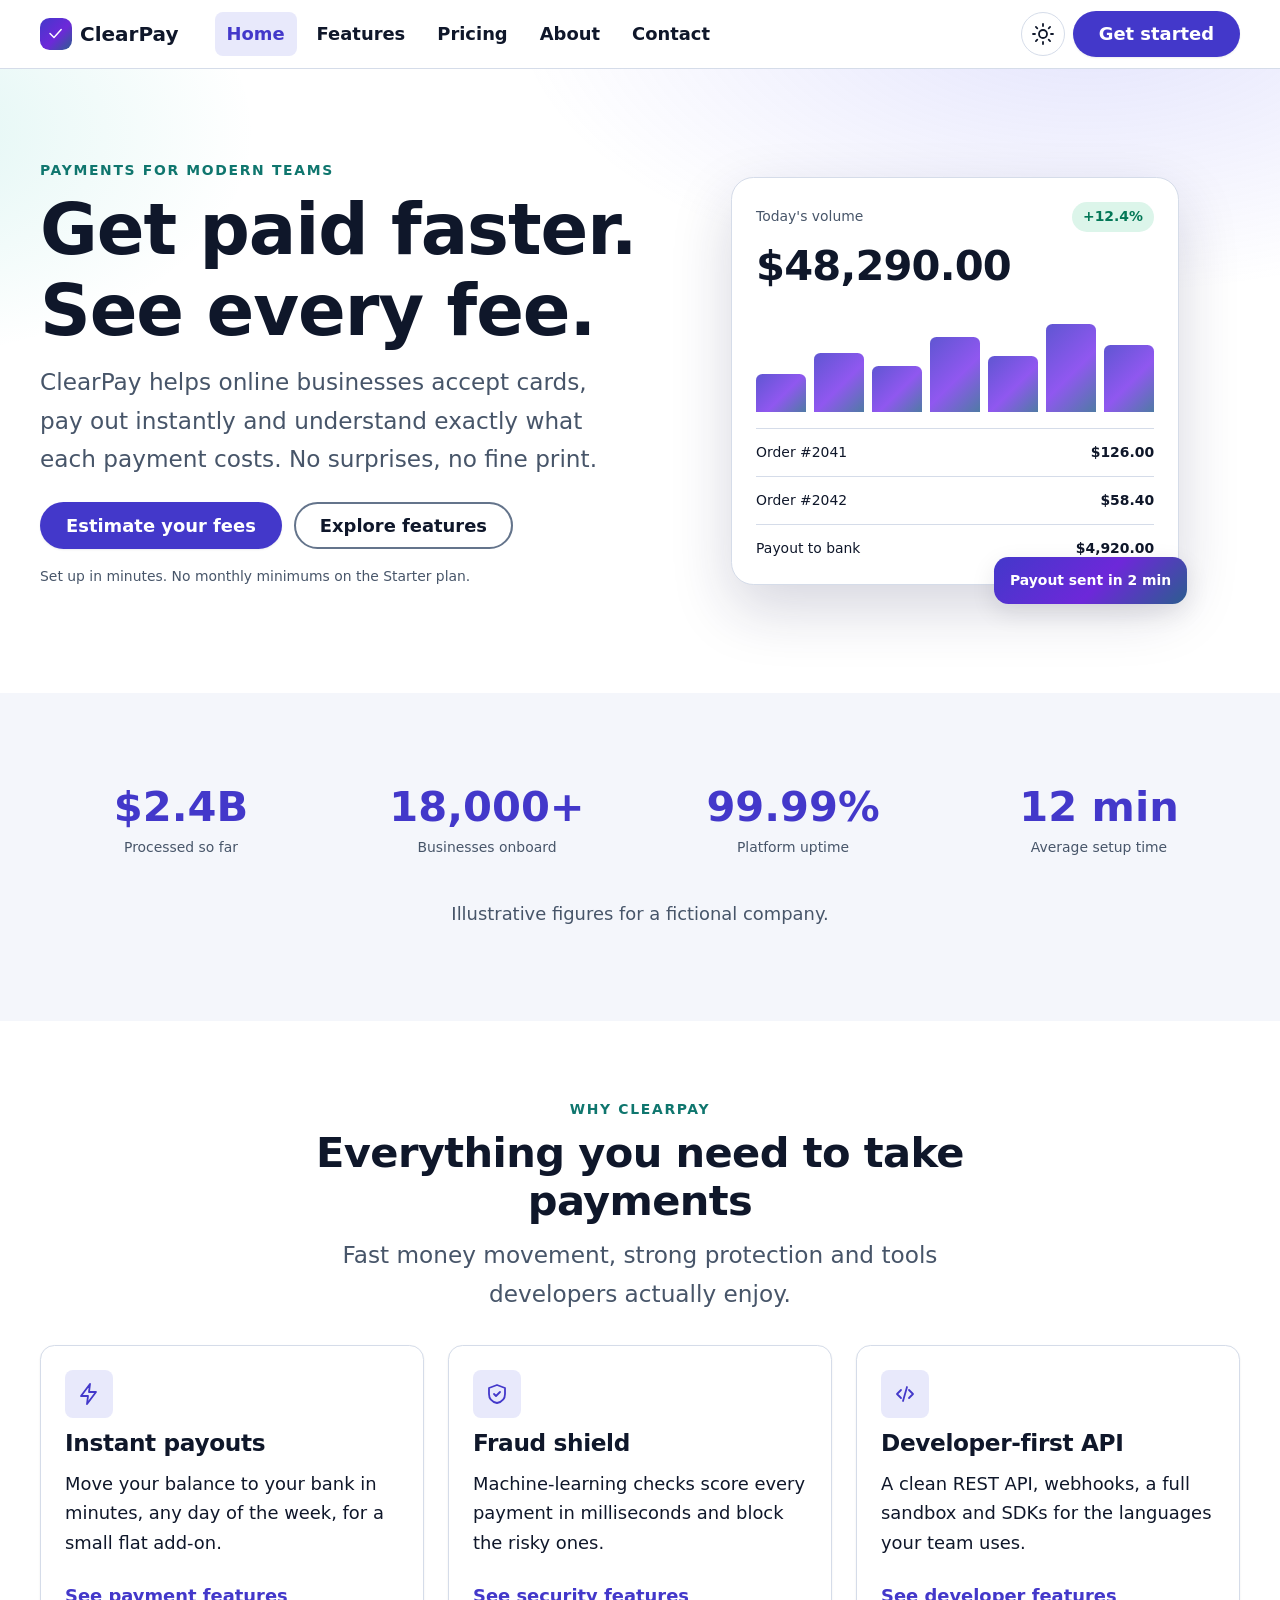
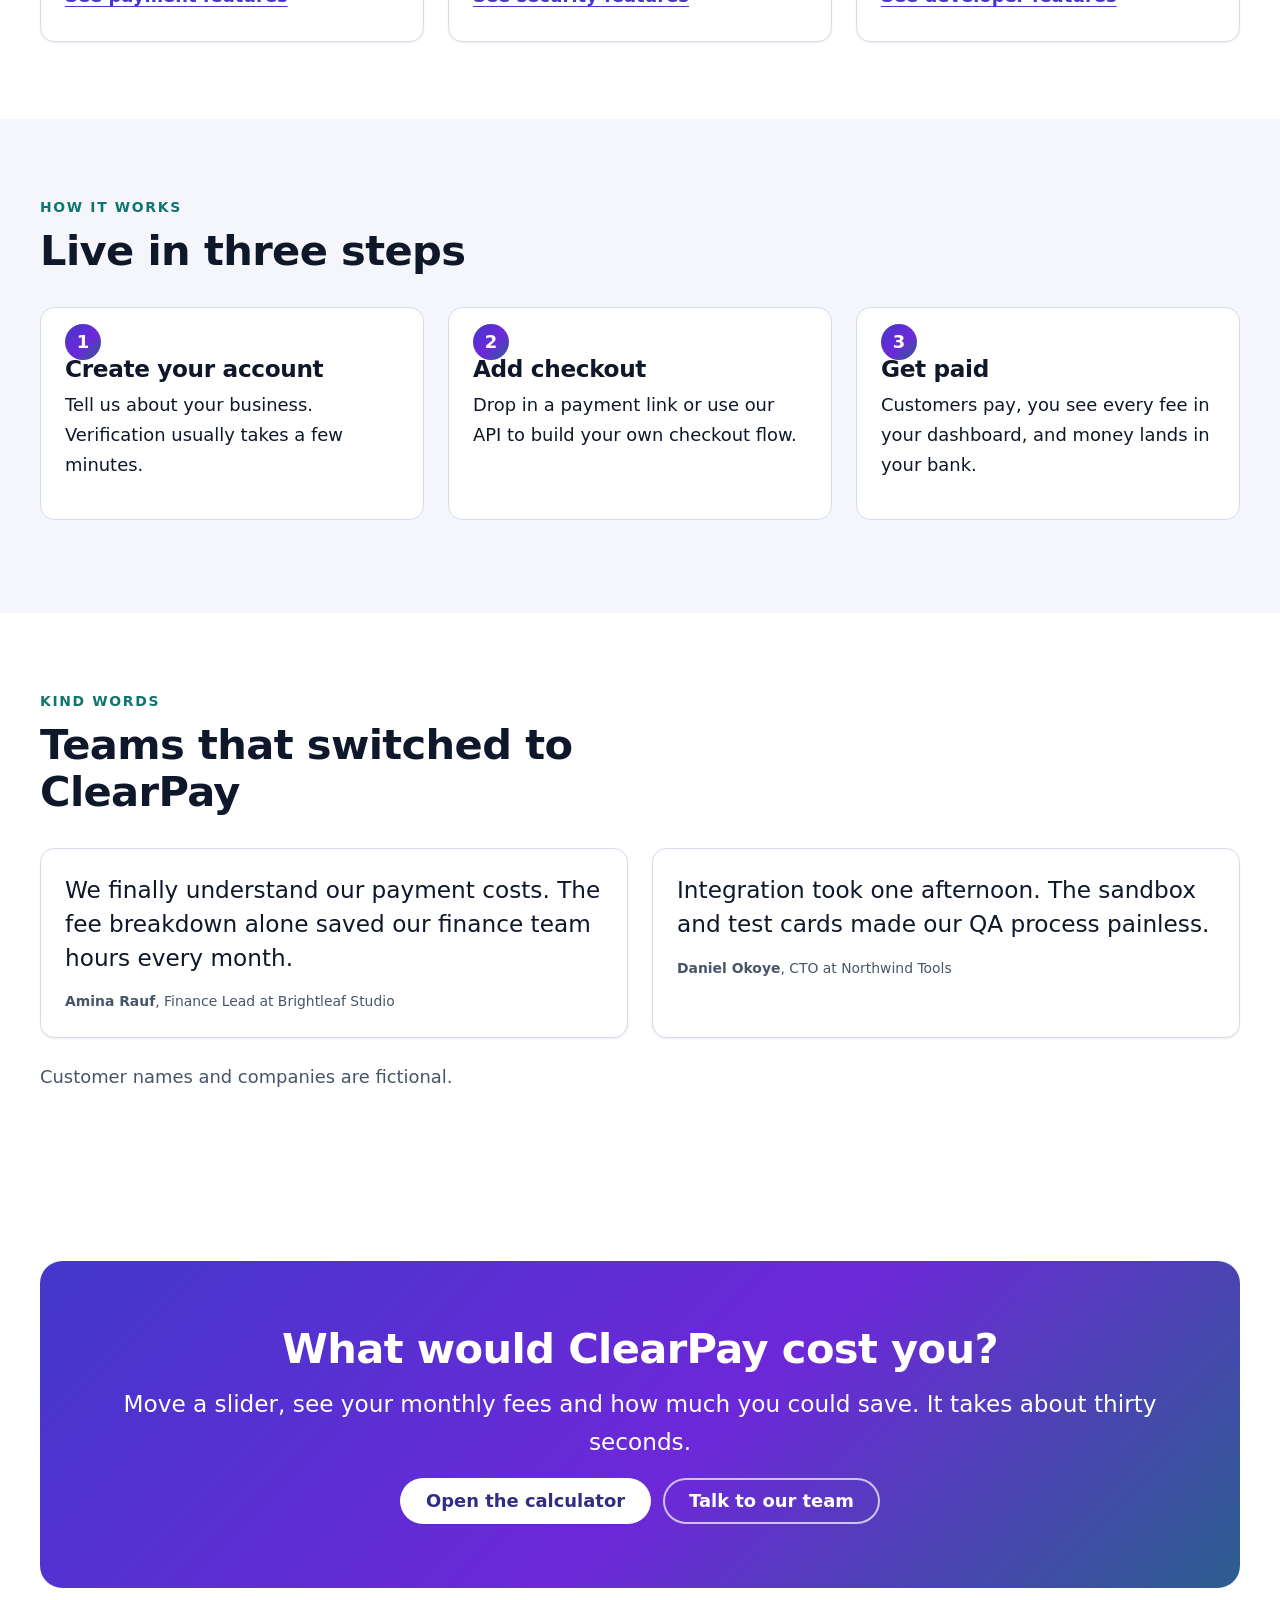
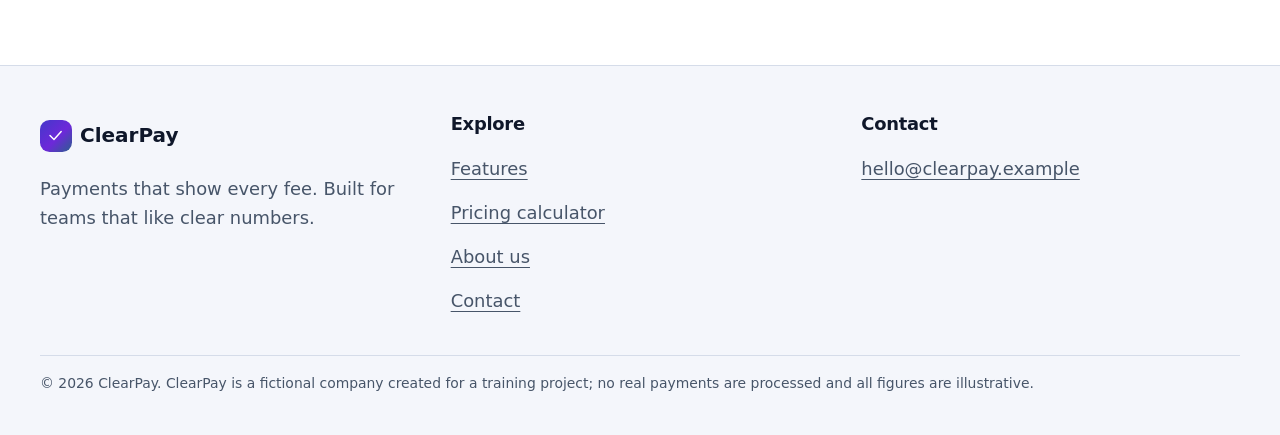
<file: index.html>
<!doctype html>
<html lang="en">
  <head>
    <meta charset="utf-8" />
    <meta name="viewport" content="width=device-width, initial-scale=1" />
    <title>ClearPay | Payments that show every fee</title>
    <meta
      name="description"
      content="ClearPay is a fictional fintech startup for transparent online payments, instant payouts and clear fees."
    />
    <meta name="theme-color" content="#ffffff" />
    <meta name="color-scheme" content="light dark" />
    <link rel="icon" href="assets/favicon.svg" type="image/svg+xml" />
    <link rel="stylesheet" href="css/tokens.css" />
    <link rel="stylesheet" href="css/styles.css" />
    <script>
      (function () {
        var r = document.documentElement;
        r.classList.add("js");
        var t;
        try {
          t = localStorage.getItem("clearpay-theme");
        } catch (e) {}
        if (t !== "dark" && t !== "light") {
          t =
            window.matchMedia &&
            matchMedia("(prefers-color-scheme: dark)").matches
              ? "dark"
              : "light";
        }
        r.setAttribute("data-theme", t);
      })();
    </script>
    <script src="js/theme.js" defer></script>
    <script src="js/main.js" defer></script>
  </head>
  <body>
    <a class="skip-link" href="#main">Skip to main content</a>
    <header class="site-header">
      <div class="container header-inner">
        <a class="brand" href="index.html">
          <span class="brand__mark" aria-hidden="true"
            ><svg
              class="icon"
              viewBox="0 0 24 24"
              aria-hidden="true"
              focusable="false"
            >
              <path d="M5 12l5 5 9-10" /></svg
          ></span>
          <span>ClearPay</span>
        </a>
        <nav class="site-nav" id="site-nav" aria-label="Primary">
          <ul>
            <li><a href="index.html" aria-current="page">Home</a></li>
            <li><a href="features.html">Features</a></li>
            <li><a href="pricing.html">Pricing</a></li>
            <li><a href="about.html">About</a></li>
            <li><a href="contact.html">Contact</a></li>
          </ul>
        </nav>
        <div class="header-actions">
          <button
            class="icon-btn theme-toggle"
            type="button"
            data-theme-toggle
            aria-label="Switch to dark theme"
          >
            <svg
              class="icon icon-sun"
              viewBox="0 0 24 24"
              aria-hidden="true"
              focusable="false"
            >
              <circle cx="12" cy="12" r="4" />
              <path
                d="M12 2v2M12 20v2M4.9 4.9l1.4 1.4M17.7 17.7l1.4 1.4M2 12h2M20 12h2M4.9 19.1l1.4-1.4M17.7 6.3l1.4-1.4"
              /></svg
            ><svg
              class="icon icon-moon"
              viewBox="0 0 24 24"
              aria-hidden="true"
              focusable="false"
            >
              <path d="M20 14.5A8.5 8.5 0 119.5 4a7 7 0 0010.5 10.5z" />
            </svg>
          </button>
          <a class="btn btn--primary" href="contact.html">Get started</a>
          <button
            class="icon-btn nav-toggle"
            type="button"
            aria-expanded="false"
            aria-controls="site-nav"
            aria-label="Open menu"
          >
            <svg
              class="icon icon-menu"
              viewBox="0 0 24 24"
              aria-hidden="true"
              focusable="false"
            >
              <path d="M4 7h16M4 12h16M4 17h16" /></svg
            ><svg
              class="icon icon-close"
              viewBox="0 0 24 24"
              aria-hidden="true"
              focusable="false"
            >
              <path d="M6 6l12 12M18 6L6 18" />
            </svg>
          </button>
        </div>
      </div>
    </header>
    <main id="main" tabindex="-1">
      <section class="hero" aria-labelledby="hero-title">
        <div class="container split">
          <div>
            <p class="eyebrow">Payments for modern teams</p>
            <h1 id="hero-title">Get paid faster. See every fee.</h1>
            <p class="lead">
              ClearPay helps online businesses accept cards, pay out instantly
              and understand exactly what each payment costs. No surprises, no
              fine print.
            </p>
            <div class="btn-row">
              <a class="btn btn--primary" href="pricing.html"
                >Estimate your fees</a
              >
              <a class="btn btn--secondary" href="features.html"
                >Explore features</a
              >
            </div>
            <p class="hero__note">
              Set up in minutes. No monthly minimums on the Starter plan.
            </p>
          </div>
          <div class="mock" aria-hidden="true">
            <div class="mock__card">
              <div class="mock__row">
                <span class="mock__label">Today's volume</span
                ><span class="mock__chip">+12.4%</span>
              </div>
              <div class="mock__amount">$48,290.00</div>
              <div class="mock__bars">
                <i style="--h: 40%"></i><i style="--h: 62%"></i
                ><i style="--h: 48%"></i><i style="--h: 78%"></i
                ><i style="--h: 58%"></i><i style="--h: 92%"></i
                ><i style="--h: 70%"></i>
              </div>
              <ul class="mock__list">
                <li><span>Order #2041</span><strong>$126.00</strong></li>
                <li><span>Order #2042</span><strong>$58.40</strong></li>
                <li><span>Payout to bank</span><strong>$4,920.00</strong></li>
              </ul>
            </div>
            <div class="mock__float">Payout sent in 2 min</div>
          </div>
        </div>
      </section>

      <section class="section section--alt" aria-labelledby="stats-title">
        <div class="container">
          <h2 id="stats-title" class="visually-hidden">ClearPay in numbers</h2>
          <dl class="stats">
            <div class="reveal">
              <dt>Processed so far</dt>
              <dd
                data-count="2.4"
                data-decimals="1"
                data-prefix="$"
                data-suffix="B"
              >
                $2.4B
              </dd>
            </div>
            <div class="reveal" style="--i: 1">
              <dt>Businesses onboard</dt>
              <dd data-count="18000" data-suffix="+">18,000+</dd>
            </div>
            <div class="reveal" style="--i: 2">
              <dt>Platform uptime</dt>
              <dd data-count="99.99" data-decimals="2" data-suffix="%">
                99.99%
              </dd>
            </div>
            <div class="reveal" style="--i: 3">
              <dt>Average setup time</dt>
              <dd data-count="12" data-suffix=" min">12 min</dd>
            </div>
          </dl>
          <p class="center muted mt-5">
            Illustrative figures for a fictional company.
          </p>
        </div>
      </section>

      <section class="section" aria-labelledby="why-title">
        <div class="container">
          <div class="section__head section__head--center reveal">
            <p class="eyebrow">Why ClearPay</p>
            <h2 id="why-title">Everything you need to take payments</h2>
            <p class="lead">
              Fast money movement, strong protection and tools developers
              actually enjoy.
            </p>
          </div>
          <div class="grid grid--3">
            <article class="card reveal">
              <span class="card__icon"
                ><svg
                  class="icon"
                  viewBox="0 0 24 24"
                  aria-hidden="true"
                  focusable="false"
                >
                  <path d="M13 2L4 14h7l-1 8 9-12h-7z" /></svg
              ></span>
              <h3>Instant payouts</h3>
              <p>
                Move your balance to your bank in minutes, any day of the week,
                for a small flat add-on.
              </p>
              <a class="card__link" href="features.html#payments"
                >See payment features<span class="visually-hidden">
                  (Payments category)</span
                ></a
              >
            </article>
            <article class="card reveal" style="--i: 1">
              <span class="card__icon"
                ><svg
                  class="icon"
                  viewBox="0 0 24 24"
                  aria-hidden="true"
                  focusable="false"
                >
                  <path d="M12 3l8 3v6c0 5-3.5 8-8 9-4.5-1-8-4-8-9V6z" />
                  <path d="M9 12l2 2 4-4" /></svg
              ></span>
              <h3>Fraud shield</h3>
              <p>
                Machine-learning checks score every payment in milliseconds and
                block the risky ones.
              </p>
              <a class="card__link" href="features.html#security"
                >See security features<span class="visually-hidden">
                  (Security category)</span
                ></a
              >
            </article>
            <article class="card reveal" style="--i: 2">
              <span class="card__icon"
                ><svg
                  class="icon"
                  viewBox="0 0 24 24"
                  aria-hidden="true"
                  focusable="false"
                >
                  <path d="M8 8l-4 4 4 4M16 8l4 4-4 4M14 5l-4 14" /></svg
              ></span>
              <h3>Developer-first API</h3>
              <p>
                A clean REST API, webhooks, a full sandbox and SDKs for the
                languages your team uses.
              </p>
              <a class="card__link" href="features.html#developers"
                >See developer features<span class="visually-hidden">
                  (Developers category)</span
                ></a
              >
            </article>
          </div>
        </div>
      </section>

      <section class="section section--alt" aria-labelledby="how-title">
        <div class="container">
          <div class="section__head reveal">
            <p class="eyebrow">How it works</p>
            <h2 id="how-title">Live in three steps</h2>
          </div>
          <ol class="steps">
            <li class="reveal">
              <h3>Create your account</h3>
              <p>
                Tell us about your business. Verification usually takes a few
                minutes.
              </p>
            </li>
            <li class="reveal" style="--i: 1">
              <h3>Add checkout</h3>
              <p>
                Drop in a payment link or use our API to build your own checkout
                flow.
              </p>
            </li>
            <li class="reveal" style="--i: 2">
              <h3>Get paid</h3>
              <p>
                Customers pay, you see every fee in your dashboard, and money
                lands in your bank.
              </p>
            </li>
          </ol>
        </div>
      </section>

      <section class="section" aria-labelledby="love-title">
        <div class="container">
          <div class="section__head reveal">
            <p class="eyebrow">Kind words</p>
            <h2 id="love-title">Teams that switched to ClearPay</h2>
          </div>
          <div class="grid">
            <figure class="card quote reveal">
              <blockquote>
                <p>
                  We finally understand our payment costs. The fee breakdown
                  alone saved our finance team hours every month.
                </p>
              </blockquote>
              <figcaption>
                <strong>Amina Rauf</strong>, Finance Lead at Brightleaf Studio
              </figcaption>
            </figure>
            <figure class="card quote reveal" style="--i: 1">
              <blockquote>
                <p>
                  Integration took one afternoon. The sandbox and test cards
                  made our QA process painless.
                </p>
              </blockquote>
              <figcaption>
                <strong>Daniel Okoye</strong>, CTO at Northwind Tools
              </figcaption>
            </figure>
          </div>
          <p class="muted mt-5">Customer names and companies are fictional.</p>
        </div>
      </section>

      <section class="section" aria-labelledby="cta-title">
        <div class="container">
          <div class="cta-band reveal">
            <h2 id="cta-title">What would ClearPay cost you?</h2>
            <p class="lead">
              Move a slider, see your monthly fees and how much you could save.
              It takes about thirty seconds.
            </p>
            <div class="btn-row">
              <a class="btn btn--primary" href="pricing.html"
                >Open the calculator</a
              >
              <a class="btn btn--secondary" href="contact.html"
                >Talk to our team</a
              >
            </div>
          </div>
        </div>
      </section>
    </main>
    <footer class="site-footer">
      <div class="container">
        <div class="footer-grid">
          <div>
            <p class="brand">
              <span class="brand__mark" aria-hidden="true"
                ><svg
                  class="icon"
                  viewBox="0 0 24 24"
                  aria-hidden="true"
                  focusable="false"
                >
                  <path d="M5 12l5 5 9-10" /></svg></span
              ><span>ClearPay</span>
            </p>
            <p class="muted">
              Payments that show every fee. Built for teams that like clear
              numbers.
            </p>
          </div>
          <nav aria-label="Footer">
            <h2>Explore</h2>
            <ul>
              <li><a href="features.html">Features</a></li>
              <li><a href="pricing.html">Pricing calculator</a></li>
              <li><a href="about.html">About us</a></li>
              <li><a href="contact.html">Contact</a></li>
            </ul>
          </nav>
          <div>
            <h2>Contact</h2>
            <ul>
              <li><a href="contact.html">hello@clearpay.example</a></li>
            </ul>
          </div>
        </div>
        <p class="footer-note">
          &copy; <span id="year">2026</span> ClearPay. ClearPay is a fictional
          company created for a training project; no real payments are processed
          and all figures are illustrative.
        </p>
      </div>
    </footer>
  </body>
</html>
</file>
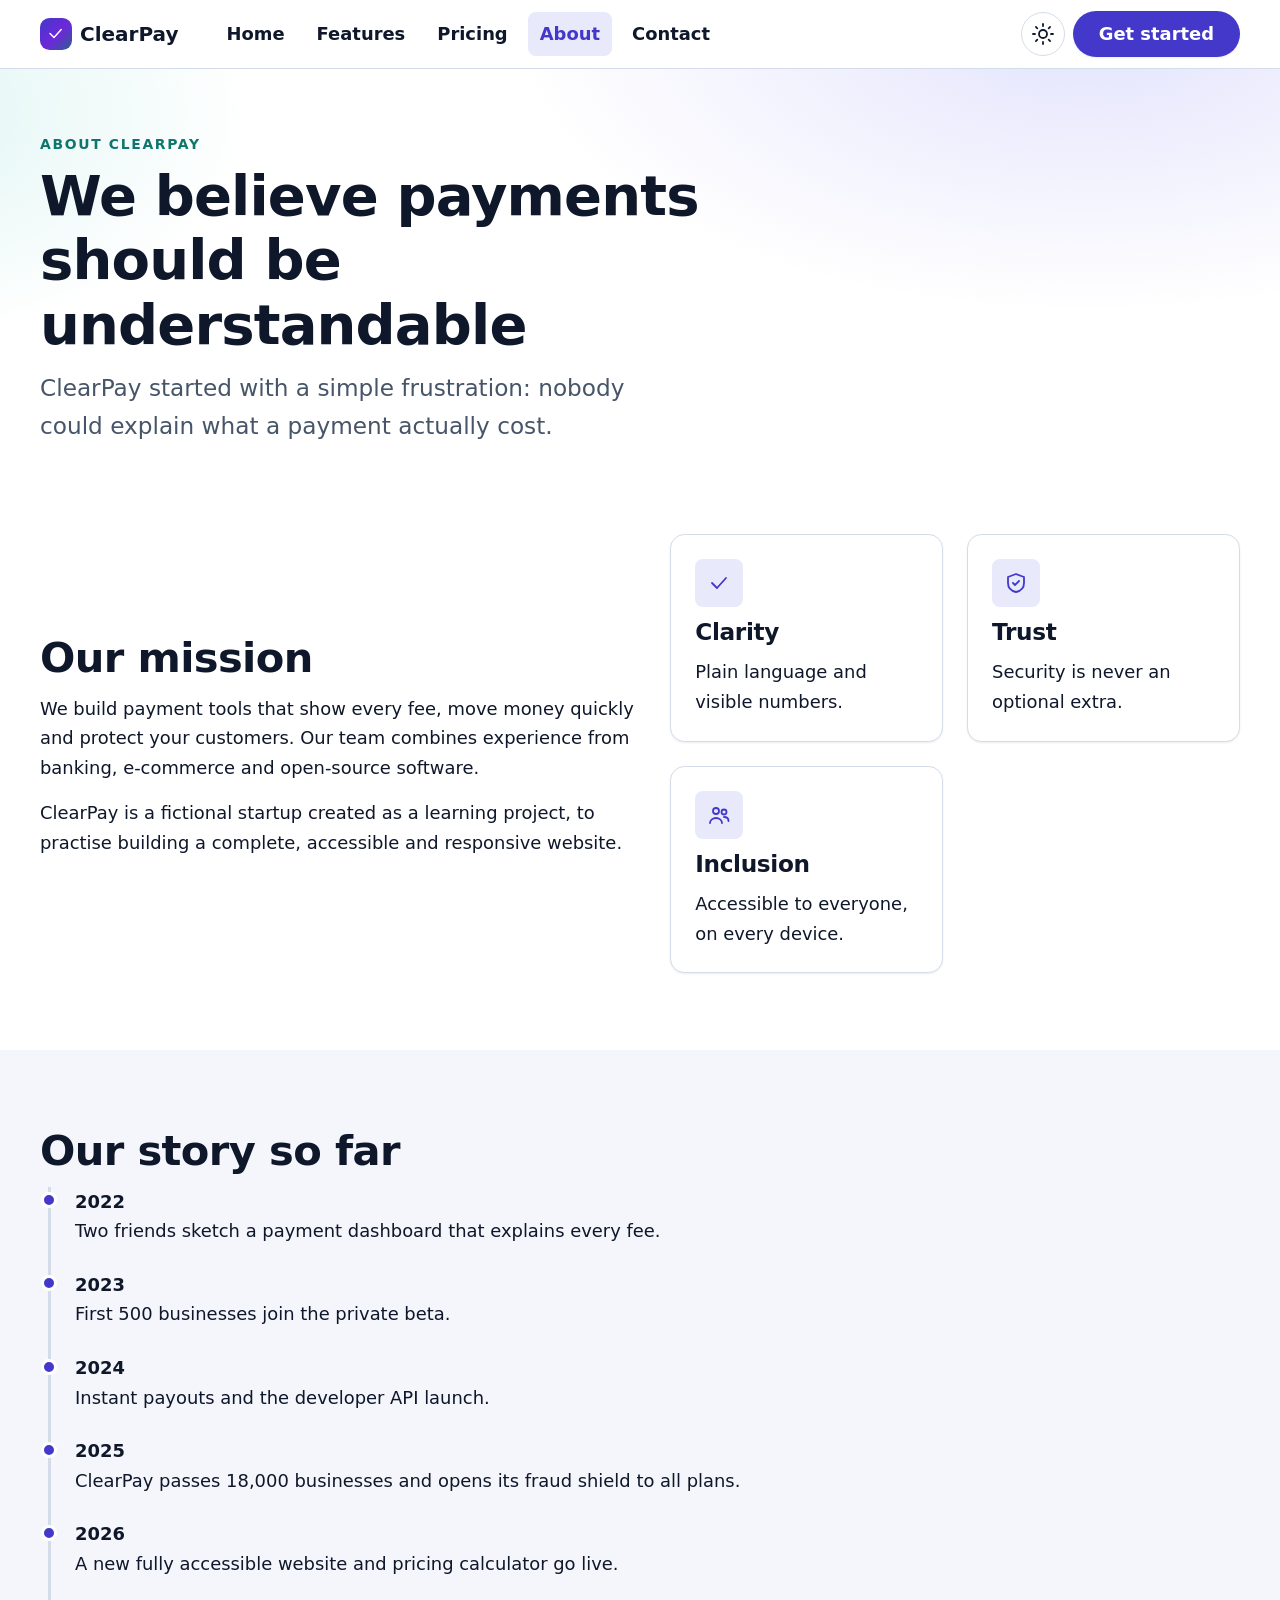
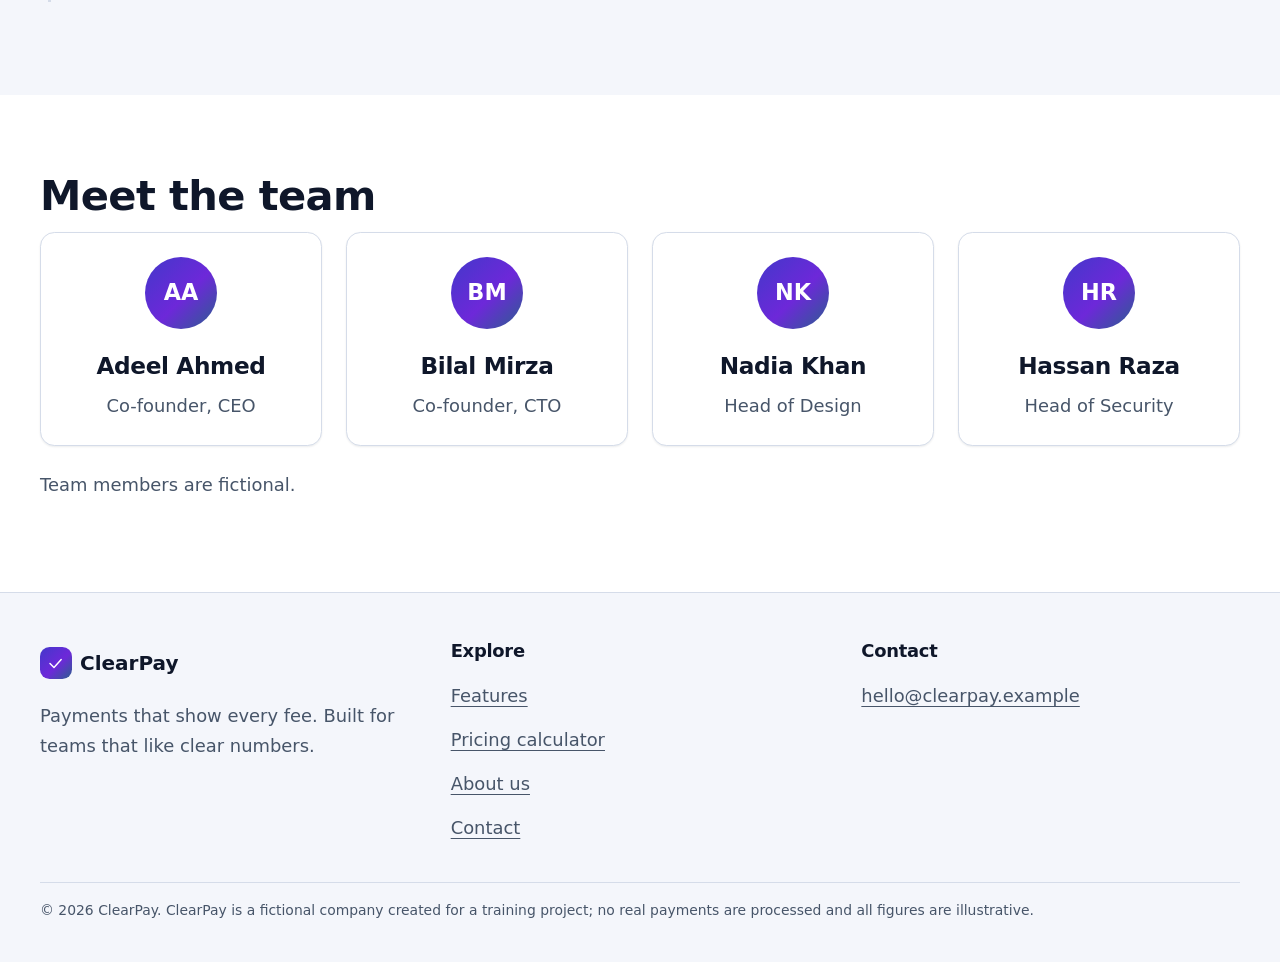
<file: about.html>
<!doctype html>
<html lang="en">
  <head>
    <meta charset="utf-8" />
    <meta name="viewport" content="width=device-width, initial-scale=1" />
    <title>About us | ClearPay</title>
    <meta
      name="description"
      content="Learn about ClearPay, the mission behind the company, our story and the team."
    />
    <meta name="theme-color" content="#ffffff" />
    <meta name="color-scheme" content="light dark" />
    <link rel="icon" href="assets/favicon.svg" type="image/svg+xml" />
    <link rel="stylesheet" href="css/tokens.css" />
    <link rel="stylesheet" href="css/styles.css" />
    <script>
      (function () {
        var r = document.documentElement;
        r.classList.add("js");
        var t;
        try {
          t = localStorage.getItem("clearpay-theme");
        } catch (e) {}
        if (t !== "dark" && t !== "light") {
          t =
            window.matchMedia &&
            matchMedia("(prefers-color-scheme: dark)").matches
              ? "dark"
              : "light";
        }
        r.setAttribute("data-theme", t);
      })();
    </script>
    <script src="js/theme.js" defer></script>
    <script src="js/main.js" defer></script>
  </head>
  <body>
    <a class="skip-link" href="#main">Skip to main content</a>
    <header class="site-header">
      <div class="container header-inner">
        <a class="brand" href="index.html">
          <span class="brand__mark" aria-hidden="true"
            ><svg
              class="icon"
              viewBox="0 0 24 24"
              aria-hidden="true"
              focusable="false"
            >
              <path d="M5 12l5 5 9-10" /></svg
          ></span>
          <span>ClearPay</span>
        </a>
        <nav class="site-nav" id="site-nav" aria-label="Primary">
          <ul>
            <li><a href="index.html">Home</a></li>
            <li><a href="features.html">Features</a></li>
            <li><a href="pricing.html">Pricing</a></li>
            <li><a href="about.html" aria-current="page">About</a></li>
            <li><a href="contact.html">Contact</a></li>
          </ul>
        </nav>
        <div class="header-actions">
          <button
            class="icon-btn theme-toggle"
            type="button"
            data-theme-toggle
            aria-label="Switch to dark theme"
          >
            <svg
              class="icon icon-sun"
              viewBox="0 0 24 24"
              aria-hidden="true"
              focusable="false"
            >
              <circle cx="12" cy="12" r="4" />
              <path
                d="M12 2v2M12 20v2M4.9 4.9l1.4 1.4M17.7 17.7l1.4 1.4M2 12h2M20 12h2M4.9 19.1l1.4-1.4M17.7 6.3l1.4-1.4"
              /></svg
            ><svg
              class="icon icon-moon"
              viewBox="0 0 24 24"
              aria-hidden="true"
              focusable="false"
            >
              <path d="M20 14.5A8.5 8.5 0 119.5 4a7 7 0 0010.5 10.5z" />
            </svg>
          </button>
          <a class="btn btn--primary" href="contact.html">Get started</a>
          <button
            class="icon-btn nav-toggle"
            type="button"
            aria-expanded="false"
            aria-controls="site-nav"
            aria-label="Open menu"
          >
            <svg
              class="icon icon-menu"
              viewBox="0 0 24 24"
              aria-hidden="true"
              focusable="false"
            >
              <path d="M4 7h16M4 12h16M4 17h16" /></svg
            ><svg
              class="icon icon-close"
              viewBox="0 0 24 24"
              aria-hidden="true"
              focusable="false"
            >
              <path d="M6 6l12 12M18 6L6 18" />
            </svg>
          </button>
        </div>
      </div>
    </header>
    <main id="main" tabindex="-1">
      <section class="page-hero" aria-labelledby="page-title">
        <div class="container">
          <p class="eyebrow">About ClearPay</p>
          <h1 id="page-title">We believe payments should be understandable</h1>
          <p class="lead">
            ClearPay started with a simple frustration: nobody could explain
            what a payment actually cost.
          </p>
        </div>
      </section>

      <section class="section" aria-labelledby="mission-title">
        <div class="container split">
          <div class="reveal">
            <h2 id="mission-title">Our mission</h2>
            <p>
              We build payment tools that show every fee, move money quickly and
              protect your customers. Our team combines experience from banking,
              e-commerce and open-source software.
            </p>
            <p>
              ClearPay is a fictional startup created as a learning project, to
              practise building a complete, accessible and responsive website.
            </p>
          </div>
          <ul class="grid" style="list-style: none; padding: 0; margin: 0">
            <li class="card reveal">
              <span class="card__icon"
                ><svg
                  class="icon"
                  viewBox="0 0 24 24"
                  aria-hidden="true"
                  focusable="false"
                >
                  <path d="M5 12l5 5 9-10" /></svg
              ></span>
              <h3>Clarity</h3>
              <p class="mb-0">Plain language and visible numbers.</p>
            </li>
            <li class="card reveal" style="--i: 1">
              <span class="card__icon"
                ><svg
                  class="icon"
                  viewBox="0 0 24 24"
                  aria-hidden="true"
                  focusable="false"
                >
                  <path d="M12 3l8 3v6c0 5-3.5 8-8 9-4.5-1-8-4-8-9V6z" />
                  <path d="M9 12l2 2 4-4" /></svg
              ></span>
              <h3>Trust</h3>
              <p class="mb-0">Security is never an optional extra.</p>
            </li>
            <li class="card reveal" style="--i: 2">
              <span class="card__icon"
                ><svg
                  class="icon"
                  viewBox="0 0 24 24"
                  aria-hidden="true"
                  focusable="false"
                >
                  <circle cx="9" cy="8" r="3" />
                  <path d="M3 20c0-3 3-5 6-5s6 2 6 5" />
                  <circle cx="17" cy="9" r="2.5" />
                  <path d="M17 14c2.5 0 4.5 1.5 4.5 4" /></svg
              ></span>
              <h3>Inclusion</h3>
              <p class="mb-0">Accessible to everyone, on every device.</p>
            </li>
          </ul>
        </div>
      </section>

      <section class="section section--alt" aria-labelledby="story-title">
        <div class="container">
          <h2 id="story-title" class="reveal">Our story so far</h2>
          <ol class="timeline reveal">
            <li>
              <strong>2022</strong>Two friends sketch a payment dashboard that
              explains every fee.
            </li>
            <li>
              <strong>2023</strong>First 500 businesses join the private beta.
            </li>
            <li>
              <strong>2024</strong>Instant payouts and the developer API launch.
            </li>
            <li>
              <strong>2025</strong>ClearPay passes 18,000 businesses and opens
              its fraud shield to all plans.
            </li>
            <li>
              <strong>2026</strong>A new fully accessible website and pricing
              calculator go live.
            </li>
          </ol>
        </div>
      </section>

      <section class="section" aria-labelledby="team-title">
        <div class="container">
          <h2 id="team-title" class="reveal">Meet the team</h2>
          <ul class="grid" style="list-style: none; padding: 0; margin: 0">
            <li class="card team reveal" style="--i: 0">
              <span class="avatar" aria-hidden="true">AA</span>
              <h3>Adeel Ahmed</h3>
              <p class="muted mb-0">Co-founder, CEO</p>
            </li>
            <li class="card team reveal" style="--i: 1">
              <span class="avatar" aria-hidden="true">BM</span>
              <h3>Bilal Mirza</h3>
              <p class="muted mb-0">Co-founder, CTO</p>
            </li>
            <li class="card team reveal" style="--i: 2">
              <span class="avatar" aria-hidden="true">NK</span>
              <h3>Nadia Khan</h3>
              <p class="muted mb-0">Head of Design</p>
            </li>
            <li class="card team reveal" style="--i: 3">
              <span class="avatar" aria-hidden="true">HR</span>
              <h3>Hassan Raza</h3>
              <p class="muted mb-0">Head of Security</p>
            </li>
          </ul>
          <p class="muted mt-5">Team members are fictional.</p>
        </div>
      </section>
    </main>
    <footer class="site-footer">
      <div class="container">
        <div class="footer-grid">
          <div>
            <p class="brand">
              <span class="brand__mark" aria-hidden="true"
                ><svg
                  class="icon"
                  viewBox="0 0 24 24"
                  aria-hidden="true"
                  focusable="false"
                >
                  <path d="M5 12l5 5 9-10" /></svg></span
              ><span>ClearPay</span>
            </p>
            <p class="muted">
              Payments that show every fee. Built for teams that like clear
              numbers.
            </p>
          </div>
          <nav aria-label="Footer">
            <h2>Explore</h2>
            <ul>
              <li><a href="features.html">Features</a></li>
              <li><a href="pricing.html">Pricing calculator</a></li>
              <li><a href="about.html">About us</a></li>
              <li><a href="contact.html">Contact</a></li>
            </ul>
          </nav>
          <div>
            <h2>Contact</h2>
            <ul>
              <li><a href="contact.html">hello@clearpay.example</a></li>
            </ul>
          </div>
        </div>
        <p class="footer-note">
          &copy; <span id="year">2026</span> ClearPay. ClearPay is a fictional
          company created for a training project; no real payments are processed
          and all figures are illustrative.
        </p>
      </div>
    </footer>
  </body>
</html>
</file>
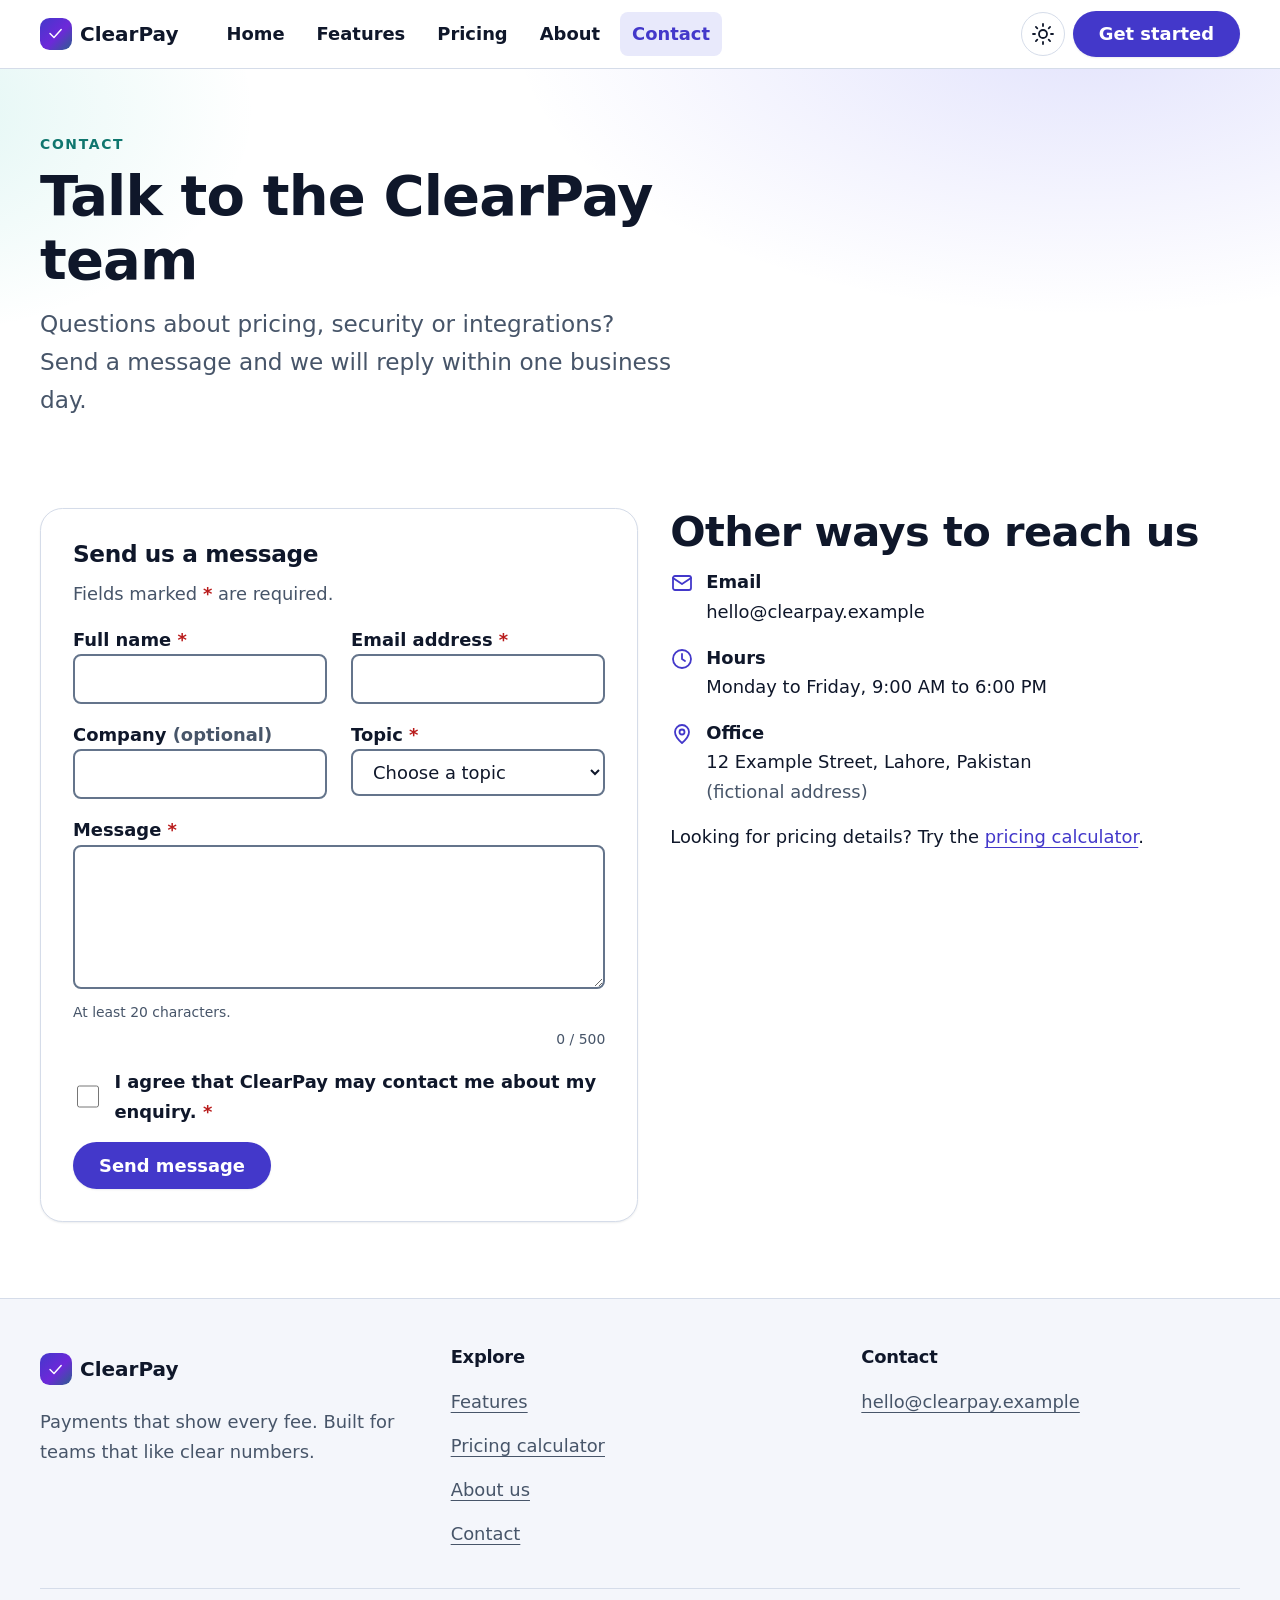
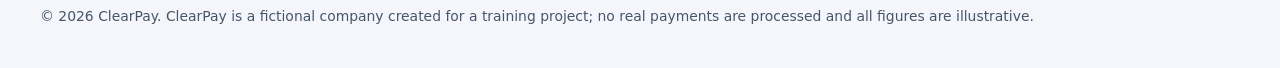
<file: contact.html>
<!doctype html>
<html lang="en">
  <head>
    <meta charset="utf-8" />
    <meta name="viewport" content="width=device-width, initial-scale=1" />
    <title>Contact | ClearPay</title>
    <meta
      name="description"
      content="Contact the ClearPay team with questions about pricing, security or integrations."
    />
    <meta name="theme-color" content="#ffffff" />
    <meta name="color-scheme" content="light dark" />
    <link rel="icon" href="assets/favicon.svg" type="image/svg+xml" />
    <link rel="stylesheet" href="css/tokens.css" />
    <link rel="stylesheet" href="css/styles.css" />
    <script>
      (function () {
        var r = document.documentElement;
        r.classList.add("js");
        var t;
        try {
          t = localStorage.getItem("clearpay-theme");
        } catch (e) {}
        if (t !== "dark" && t !== "light") {
          t =
            window.matchMedia &&
            matchMedia("(prefers-color-scheme: dark)").matches
              ? "dark"
              : "light";
        }
        r.setAttribute("data-theme", t);
      })();
    </script>
    <script src="js/theme.js" defer></script>
    <script src="js/main.js" defer></script>
    <script src="js/contact.js" defer></script>
  </head>
  <body>
    <a class="skip-link" href="#main">Skip to main content</a>
    <header class="site-header">
      <div class="container header-inner">
        <a class="brand" href="index.html">
          <span class="brand__mark" aria-hidden="true"
            ><svg
              class="icon"
              viewBox="0 0 24 24"
              aria-hidden="true"
              focusable="false"
            >
              <path d="M5 12l5 5 9-10" /></svg
          ></span>
          <span>ClearPay</span>
        </a>
        <nav class="site-nav" id="site-nav" aria-label="Primary">
          <ul>
            <li><a href="index.html">Home</a></li>
            <li><a href="features.html">Features</a></li>
            <li><a href="pricing.html">Pricing</a></li>
            <li><a href="about.html">About</a></li>
            <li><a href="contact.html" aria-current="page">Contact</a></li>
          </ul>
        </nav>
        <div class="header-actions">
          <button
            class="icon-btn theme-toggle"
            type="button"
            data-theme-toggle
            aria-label="Switch to dark theme"
          >
            <svg
              class="icon icon-sun"
              viewBox="0 0 24 24"
              aria-hidden="true"
              focusable="false"
            >
              <circle cx="12" cy="12" r="4" />
              <path
                d="M12 2v2M12 20v2M4.9 4.9l1.4 1.4M17.7 17.7l1.4 1.4M2 12h2M20 12h2M4.9 19.1l1.4-1.4M17.7 6.3l1.4-1.4"
              /></svg
            ><svg
              class="icon icon-moon"
              viewBox="0 0 24 24"
              aria-hidden="true"
              focusable="false"
            >
              <path d="M20 14.5A8.5 8.5 0 119.5 4a7 7 0 0010.5 10.5z" />
            </svg>
          </button>
          <a class="btn btn--primary" href="contact.html">Get started</a>
          <button
            class="icon-btn nav-toggle"
            type="button"
            aria-expanded="false"
            aria-controls="site-nav"
            aria-label="Open menu"
          >
            <svg
              class="icon icon-menu"
              viewBox="0 0 24 24"
              aria-hidden="true"
              focusable="false"
            >
              <path d="M4 7h16M4 12h16M4 17h16" /></svg
            ><svg
              class="icon icon-close"
              viewBox="0 0 24 24"
              aria-hidden="true"
              focusable="false"
            >
              <path d="M6 6l12 12M18 6L6 18" />
            </svg>
          </button>
        </div>
      </div>
    </header>
    <main id="main" tabindex="-1">
      <section class="page-hero" aria-labelledby="page-title">
        <div class="container">
          <p class="eyebrow">Contact</p>
          <h1 id="page-title">Talk to the ClearPay team</h1>
          <p class="lead">
            Questions about pricing, security or integrations? Send a message
            and we will reply within one business day.
          </p>
        </div>
      </section>

      <section class="section" aria-labelledby="form-title">
        <div class="container split" style="align-items: start">
          <div class="panel">
            <h2 id="form-title">Send us a message</h2>
            <p class="muted">
              Fields marked <span class="req" aria-hidden="true">*</span
              ><span class="visually-hidden">with an asterisk</span> are
              required.
            </p>

            <form id="contact-form" novalidate>
              <div
                id="error-summary"
                class="form-error-summary"
                role="group"
                aria-labelledby="error-summary-title"
                tabindex="-1"
                hidden
              >
                <h3 id="error-summary-title">Please fix the following</h3>
                <ul id="error-summary-list"></ul>
              </div>

              <div class="form-grid form-grid--2">
                <div class="field">
                  <label for="name"
                    >Full name
                    <span class="req" aria-hidden="true">*</span></label
                  >
                  <input
                    class="input"
                    type="text"
                    id="name"
                    name="name"
                    autocomplete="name"
                    required
                    aria-describedby="name-error"
                  />
                  <p class="field-error" id="name-error" hidden></p>
                </div>
                <div class="field">
                  <label for="email"
                    >Email address
                    <span class="req" aria-hidden="true">*</span></label
                  >
                  <input
                    class="input"
                    type="email"
                    id="email"
                    name="email"
                    autocomplete="email"
                    required
                    aria-describedby="email-error"
                  />
                  <p class="field-error" id="email-error" hidden></p>
                </div>
                <div class="field">
                  <label for="company"
                    >Company <span class="muted">(optional)</span></label
                  >
                  <input
                    class="input"
                    type="text"
                    id="company"
                    name="company"
                    autocomplete="organization"
                  />
                </div>
                <div class="field">
                  <label for="topic"
                    >Topic <span class="req" aria-hidden="true">*</span></label
                  >
                  <select
                    class="select"
                    id="topic"
                    name="topic"
                    required
                    aria-describedby="topic-error"
                  >
                    <option value="">Choose a topic</option>
                    <option>General question</option>
                    <option>Sales and pricing</option>
                    <option>Technical support</option>
                    <option>Partnership</option>
                  </select>
                  <p class="field-error" id="topic-error" hidden></p>
                </div>
                <div class="field span-2">
                  <label for="message"
                    >Message
                    <span class="req" aria-hidden="true">*</span></label
                  >
                  <textarea
                    class="textarea"
                    id="message"
                    name="message"
                    maxlength="500"
                    required
                    aria-describedby="message-hint message-error"
                  ></textarea>
                  <p class="hint" id="message-hint">At least 20 characters.</p>
                  <p class="field-error" id="message-error" hidden></p>
                  <p class="counter" id="message-count" aria-hidden="true">
                    0 / 500
                  </p>
                </div>
                <div class="field span-2">
                  <label class="choice" for="consent"
                    ><input
                      type="checkbox"
                      id="consent"
                      name="consent"
                      required
                      aria-describedby="consent-error"
                    />
                    <span
                      >I agree that ClearPay may contact me about my enquiry.
                      <span class="req" aria-hidden="true">*</span></span
                    ></label
                  >
                  <p class="field-error" id="consent-error" hidden></p>
                </div>
                <div class="span-2">
                  <button
                    class="btn btn--primary"
                    type="submit"
                    id="submit-btn"
                  >
                    Send message
                  </button>
                </div>
              </div>
            </form>

            <div
              id="form-success"
              class="form-success"
              role="status"
              tabindex="-1"
              hidden
            >
              <h2>Thank you, your message is on its way</h2>
              <p>
                This is a demo site, so nothing was actually sent. In a real
                project this is where the confirmation would appear.
              </p>
              <button
                class="btn btn--secondary"
                type="button"
                id="send-another"
              >
                Send another message
              </button>
            </div>
          </div>

          <aside aria-labelledby="info-title">
            <h2 id="info-title">Other ways to reach us</h2>
            <ul class="info-list">
              <li>
                <svg
                  class="icon"
                  viewBox="0 0 24 24"
                  aria-hidden="true"
                  focusable="false"
                >
                  <rect x="3" y="5" width="18" height="14" rx="2" />
                  <path d="M3 7l9 6 9-6" /></svg
                ><span><strong>Email</strong><br />hello@clearpay.example</span>
              </li>
              <li>
                <svg
                  class="icon"
                  viewBox="0 0 24 24"
                  aria-hidden="true"
                  focusable="false"
                >
                  <circle cx="12" cy="12" r="9" />
                  <path d="M12 7v5l3 2" /></svg
                ><span
                  ><strong>Hours</strong><br />Monday to Friday, 9:00 AM to 6:00
                  PM</span
                >
              </li>
              <li>
                <svg
                  class="icon"
                  viewBox="0 0 24 24"
                  aria-hidden="true"
                  focusable="false"
                >
                  <path d="M12 21s7-6 7-11a7 7 0 10-14 0c0 5 7 11 7 11z" />
                  <circle cx="12" cy="10" r="2.5" /></svg
                ><span
                  ><strong>Office</strong><br />12 Example Street, Lahore,
                  Pakistan<br /><span class="muted"
                    >(fictional address)</span
                  ></span
                >
              </li>
            </ul>
            <p>
              Looking for pricing details? Try the
              <a href="pricing.html">pricing calculator</a>.
            </p>
          </aside>
        </div>
      </section>
    </main>
    <footer class="site-footer">
      <div class="container">
        <div class="footer-grid">
          <div>
            <p class="brand">
              <span class="brand__mark" aria-hidden="true"
                ><svg
                  class="icon"
                  viewBox="0 0 24 24"
                  aria-hidden="true"
                  focusable="false"
                >
                  <path d="M5 12l5 5 9-10" /></svg></span
              ><span>ClearPay</span>
            </p>
            <p class="muted">
              Payments that show every fee. Built for teams that like clear
              numbers.
            </p>
          </div>
          <nav aria-label="Footer">
            <h2>Explore</h2>
            <ul>
              <li><a href="features.html">Features</a></li>
              <li><a href="pricing.html">Pricing calculator</a></li>
              <li><a href="about.html">About us</a></li>
              <li><a href="contact.html">Contact</a></li>
            </ul>
          </nav>
          <div>
            <h2>Contact</h2>
            <ul>
              <li><a href="contact.html">hello@clearpay.example</a></li>
            </ul>
          </div>
        </div>
        <p class="footer-note">
          &copy; <span id="year">2026</span> ClearPay. ClearPay is a fictional
          company created for a training project; no real payments are processed
          and all figures are illustrative.
        </p>
      </div>
    </footer>
  </body>
</html>
</file>
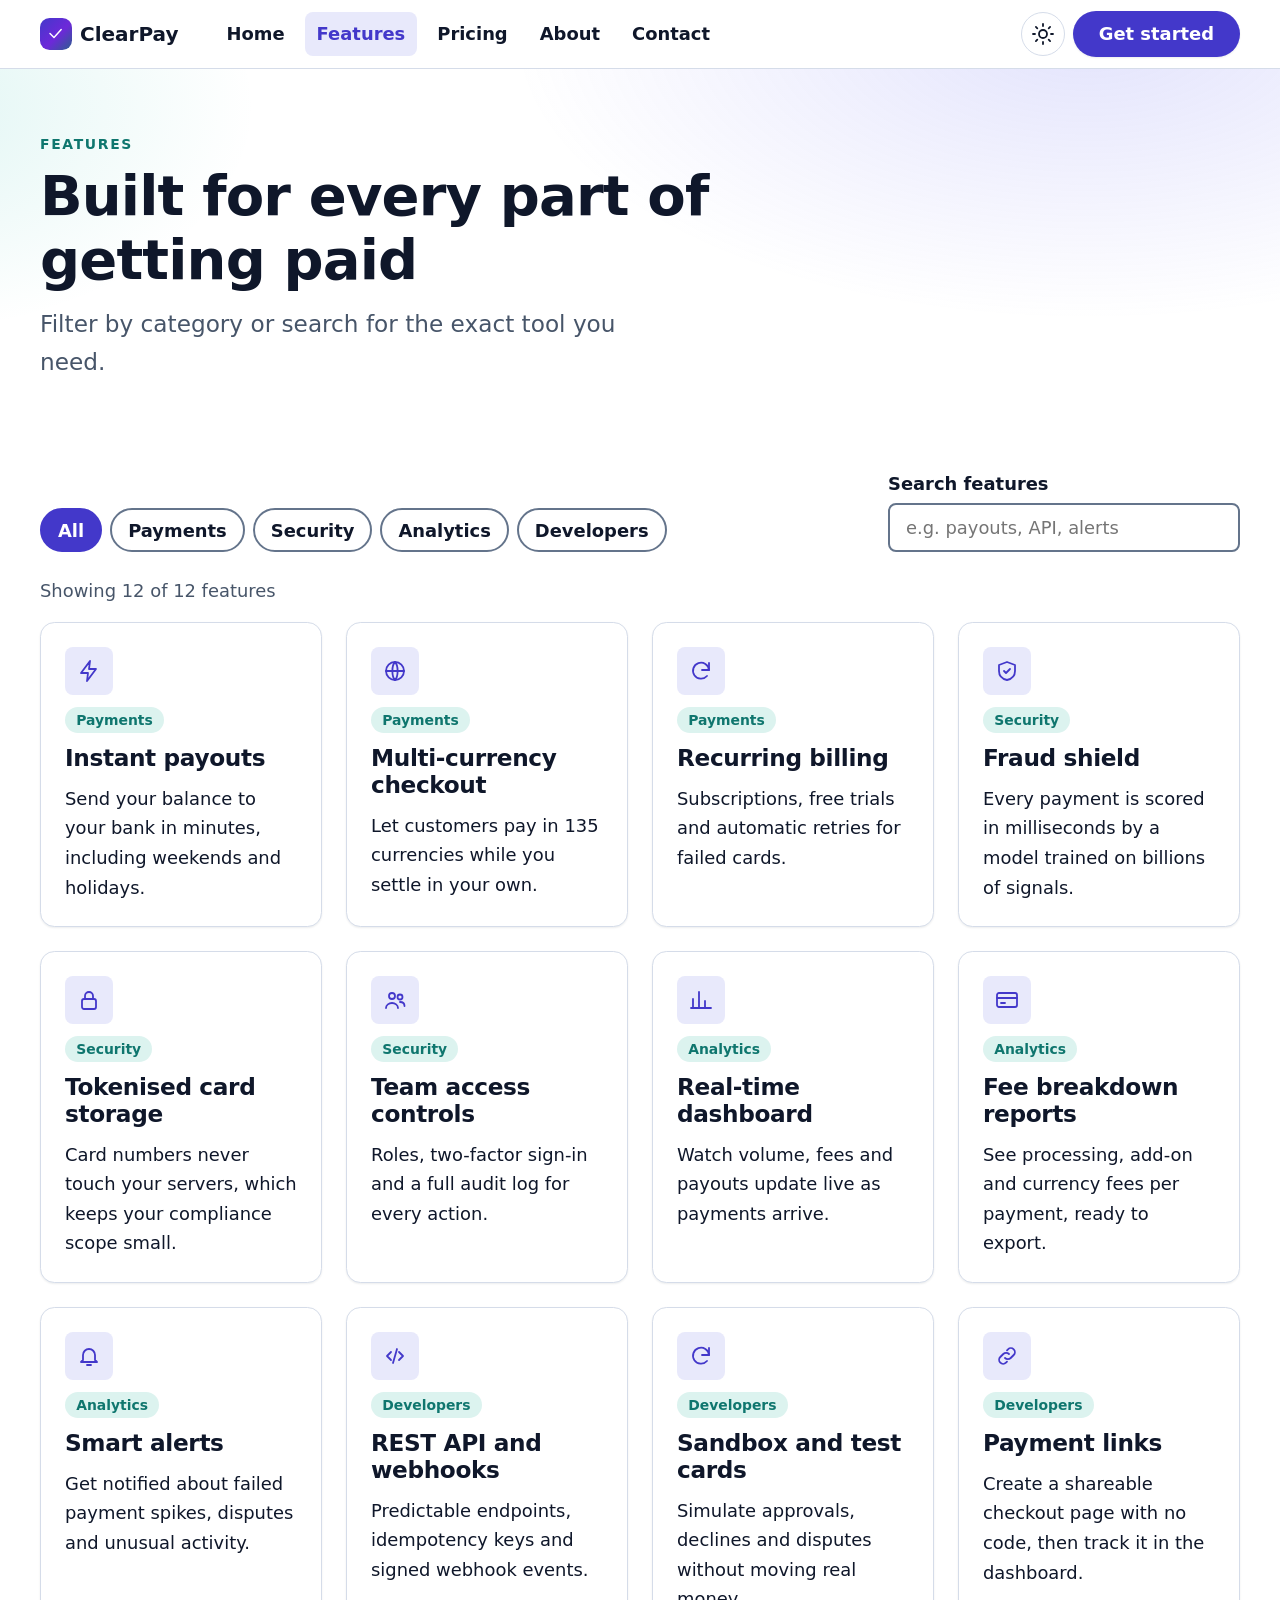
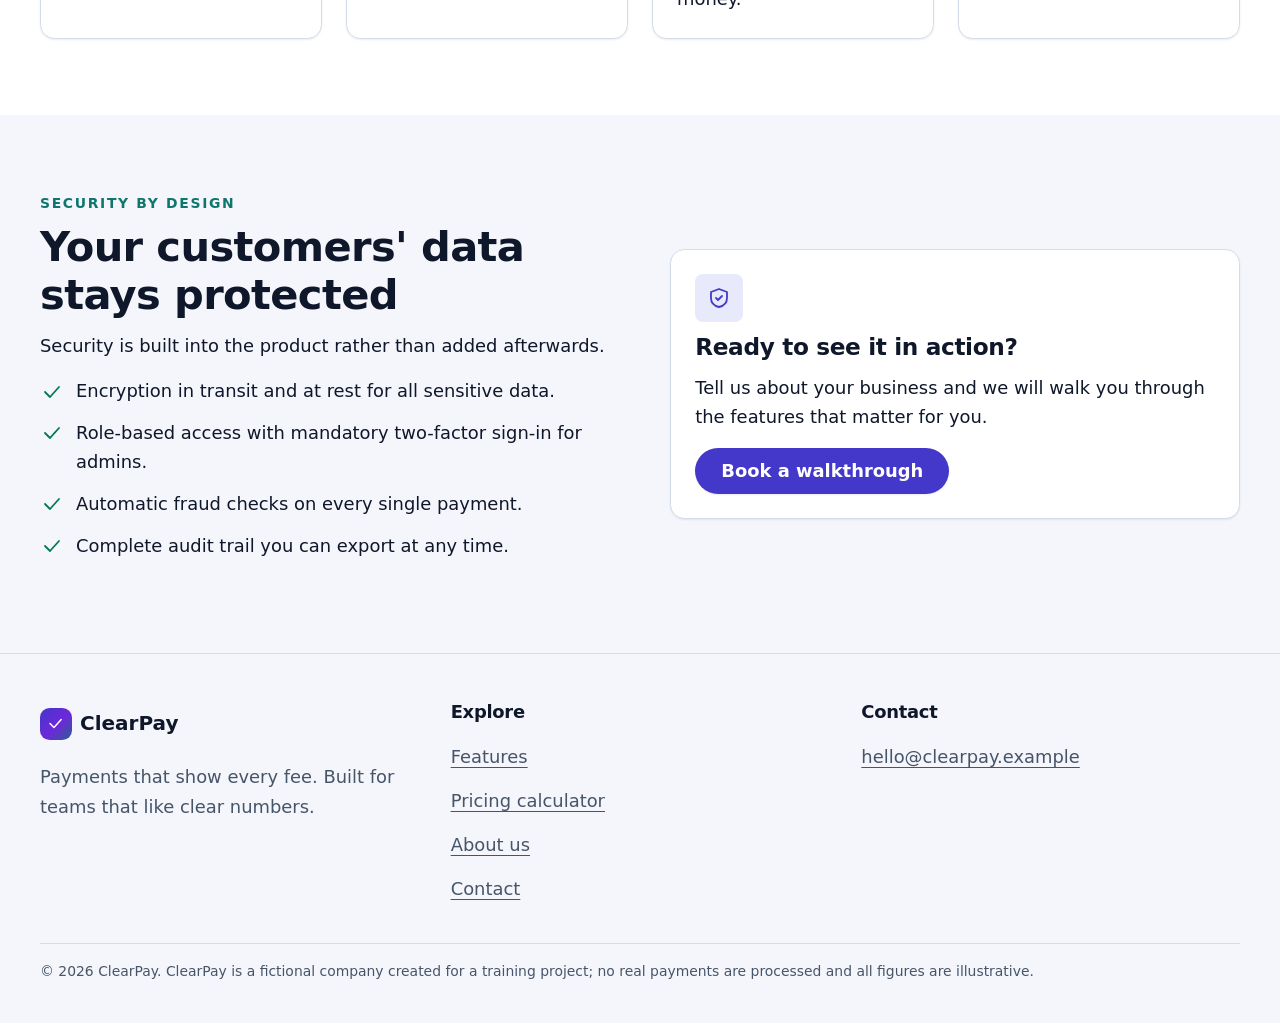
<file: features.html>
<!doctype html>
<html lang="en">
  <head>
    <meta charset="utf-8" />
    <meta name="viewport" content="width=device-width, initial-scale=1" />
    <title>Features | ClearPay</title>
    <meta
      name="description"
      content="Browse and filter ClearPay features: payments, security, analytics and developer tools."
    />
    <meta name="theme-color" content="#ffffff" />
    <meta name="color-scheme" content="light dark" />
    <link rel="icon" href="assets/favicon.svg" type="image/svg+xml" />
    <link rel="stylesheet" href="css/tokens.css" />
    <link rel="stylesheet" href="css/styles.css" />
    <script>
      (function () {
        var r = document.documentElement;
        r.classList.add("js");
        var t;
        try {
          t = localStorage.getItem("clearpay-theme");
        } catch (e) {}
        if (t !== "dark" && t !== "light") {
          t =
            window.matchMedia &&
            matchMedia("(prefers-color-scheme: dark)").matches
              ? "dark"
              : "light";
        }
        r.setAttribute("data-theme", t);
      })();
    </script>
    <script src="js/theme.js" defer></script>
    <script src="js/main.js" defer></script>
    <script src="js/features.js" defer></script>
  </head>
  <body>
    <a class="skip-link" href="#main">Skip to main content</a>
    <header class="site-header">
      <div class="container header-inner">
        <a class="brand" href="index.html">
          <span class="brand__mark" aria-hidden="true"
            ><svg
              class="icon"
              viewBox="0 0 24 24"
              aria-hidden="true"
              focusable="false"
            >
              <path d="M5 12l5 5 9-10" /></svg
          ></span>
          <span>ClearPay</span>
        </a>
        <nav class="site-nav" id="site-nav" aria-label="Primary">
          <ul>
            <li><a href="index.html">Home</a></li>
            <li><a href="features.html" aria-current="page">Features</a></li>
            <li><a href="pricing.html">Pricing</a></li>
            <li><a href="about.html">About</a></li>
            <li><a href="contact.html">Contact</a></li>
          </ul>
        </nav>
        <div class="header-actions">
          <button
            class="icon-btn theme-toggle"
            type="button"
            data-theme-toggle
            aria-label="Switch to dark theme"
          >
            <svg
              class="icon icon-sun"
              viewBox="0 0 24 24"
              aria-hidden="true"
              focusable="false"
            >
              <circle cx="12" cy="12" r="4" />
              <path
                d="M12 2v2M12 20v2M4.9 4.9l1.4 1.4M17.7 17.7l1.4 1.4M2 12h2M20 12h2M4.9 19.1l1.4-1.4M17.7 6.3l1.4-1.4"
              /></svg
            ><svg
              class="icon icon-moon"
              viewBox="0 0 24 24"
              aria-hidden="true"
              focusable="false"
            >
              <path d="M20 14.5A8.5 8.5 0 119.5 4a7 7 0 0010.5 10.5z" />
            </svg>
          </button>
          <a class="btn btn--primary" href="contact.html">Get started</a>
          <button
            class="icon-btn nav-toggle"
            type="button"
            aria-expanded="false"
            aria-controls="site-nav"
            aria-label="Open menu"
          >
            <svg
              class="icon icon-menu"
              viewBox="0 0 24 24"
              aria-hidden="true"
              focusable="false"
            >
              <path d="M4 7h16M4 12h16M4 17h16" /></svg
            ><svg
              class="icon icon-close"
              viewBox="0 0 24 24"
              aria-hidden="true"
              focusable="false"
            >
              <path d="M6 6l12 12M18 6L6 18" />
            </svg>
          </button>
        </div>
      </div>
    </header>
    <main id="main" tabindex="-1">
      <section class="page-hero" aria-labelledby="page-title">
        <div class="container">
          <p class="eyebrow">Features</p>
          <h1 id="page-title">Built for every part of getting paid</h1>
          <p class="lead">
            Filter by category or search for the exact tool you need.
          </p>
        </div>
      </section>

      <section class="section" aria-labelledby="explore-title">
        <div class="container">
          <h2 id="explore-title" class="visually-hidden">Browse features</h2>
          <div class="filter-bar">
            <div
              role="group"
              aria-label="Filter features by category"
              class="chips"
            >
              <button
                class="chip"
                type="button"
                data-filter="all"
                aria-pressed="false"
              >
                All
              </button>
              <button
                class="chip"
                type="button"
                data-filter="payments"
                aria-pressed="false"
              >
                Payments
              </button>
              <button
                class="chip"
                type="button"
                data-filter="security"
                aria-pressed="false"
              >
                Security
              </button>
              <button
                class="chip"
                type="button"
                data-filter="analytics"
                aria-pressed="false"
              >
                Analytics
              </button>
              <button
                class="chip"
                type="button"
                data-filter="developers"
                aria-pressed="false"
              >
                Developers
              </button>
            </div>
            <div class="search">
              <label for="feature-search">Search features</label>
              <input
                class="input"
                type="search"
                id="feature-search"
                autocomplete="off"
                placeholder="e.g. payouts, API, alerts"
              />
            </div>
          </div>
          <p id="feature-count" role="status" class="muted">
            Showing 12 of 12 features
          </p>
          <ul id="feature-list" class="feature-list">
            <li data-category="payments">
              <article class="card">
                <span class="card__icon"
                  ><svg
                    class="icon"
                    viewBox="0 0 24 24"
                    aria-hidden="true"
                    focusable="false"
                  >
                    <path d="M13 2L4 14h7l-1 8 9-12h-7z" /></svg
                ></span>
                <p class="tag mb-0" style="margin-top: var(--space-3)">
                  Payments
                </p>
                <h3>Instant payouts</h3>
                <p>
                  Send your balance to your bank in minutes, including weekends
                  and holidays.
                </p>
              </article>
            </li>
            <li data-category="payments">
              <article class="card">
                <span class="card__icon"
                  ><svg
                    class="icon"
                    viewBox="0 0 24 24"
                    aria-hidden="true"
                    focusable="false"
                  >
                    <circle cx="12" cy="12" r="9" />
                    <path
                      d="M3 12h18M12 3c3.5 3.5 3.5 14.5 0 18M12 3c-3.5 3.5-3.5 14.5 0 18"
                    /></svg
                ></span>
                <p class="tag mb-0" style="margin-top: var(--space-3)">
                  Payments
                </p>
                <h3>Multi-currency checkout</h3>
                <p>
                  Let customers pay in 135 currencies while you settle in your
                  own.
                </p>
              </article>
            </li>
            <li data-category="payments">
              <article class="card">
                <span class="card__icon"
                  ><svg
                    class="icon"
                    viewBox="0 0 24 24"
                    aria-hidden="true"
                    focusable="false"
                  >
                    <path d="M20 11a8 8 0 10-2 6" />
                    <path d="M20 4v7h-7" /></svg
                ></span>
                <p class="tag mb-0" style="margin-top: var(--space-3)">
                  Payments
                </p>
                <h3>Recurring billing</h3>
                <p>
                  Subscriptions, free trials and automatic retries for failed
                  cards.
                </p>
              </article>
            </li>
            <li data-category="security">
              <article class="card">
                <span class="card__icon"
                  ><svg
                    class="icon"
                    viewBox="0 0 24 24"
                    aria-hidden="true"
                    focusable="false"
                  >
                    <path d="M12 3l8 3v6c0 5-3.5 8-8 9-4.5-1-8-4-8-9V6z" />
                    <path d="M9 12l2 2 4-4" /></svg
                ></span>
                <p class="tag mb-0" style="margin-top: var(--space-3)">
                  Security
                </p>
                <h3>Fraud shield</h3>
                <p>
                  Every payment is scored in milliseconds by a model trained on
                  billions of signals.
                </p>
              </article>
            </li>
            <li data-category="security">
              <article class="card">
                <span class="card__icon"
                  ><svg
                    class="icon"
                    viewBox="0 0 24 24"
                    aria-hidden="true"
                    focusable="false"
                  >
                    <rect x="5" y="11" width="14" height="10" rx="2" />
                    <path d="M8 11V8a4 4 0 018 0v3" /></svg
                ></span>
                <p class="tag mb-0" style="margin-top: var(--space-3)">
                  Security
                </p>
                <h3>Tokenised card storage</h3>
                <p>
                  Card numbers never touch your servers, which keeps your
                  compliance scope small.
                </p>
              </article>
            </li>
            <li data-category="security">
              <article class="card">
                <span class="card__icon"
                  ><svg
                    class="icon"
                    viewBox="0 0 24 24"
                    aria-hidden="true"
                    focusable="false"
                  >
                    <circle cx="9" cy="8" r="3" />
                    <path d="M3 20c0-3 3-5 6-5s6 2 6 5" />
                    <circle cx="17" cy="9" r="2.5" />
                    <path d="M17 14c2.5 0 4.5 1.5 4.5 4" /></svg
                ></span>
                <p class="tag mb-0" style="margin-top: var(--space-3)">
                  Security
                </p>
                <h3>Team access controls</h3>
                <p>
                  Roles, two-factor sign-in and a full audit log for every
                  action.
                </p>
              </article>
            </li>
            <li data-category="analytics">
              <article class="card">
                <span class="card__icon"
                  ><svg
                    class="icon"
                    viewBox="0 0 24 24"
                    aria-hidden="true"
                    focusable="false"
                  >
                    <path d="M4 20V11M10 20V4M16 20v-7M22 20H2" /></svg
                ></span>
                <p class="tag mb-0" style="margin-top: var(--space-3)">
                  Analytics
                </p>
                <h3>Real-time dashboard</h3>
                <p>
                  Watch volume, fees and payouts update live as payments arrive.
                </p>
              </article>
            </li>
            <li data-category="analytics">
              <article class="card">
                <span class="card__icon"
                  ><svg
                    class="icon"
                    viewBox="0 0 24 24"
                    aria-hidden="true"
                    focusable="false"
                  >
                    <rect x="2" y="5" width="20" height="14" rx="2" />
                    <path d="M2 10h20M6 15h4" /></svg
                ></span>
                <p class="tag mb-0" style="margin-top: var(--space-3)">
                  Analytics
                </p>
                <h3>Fee breakdown reports</h3>
                <p>
                  See processing, add-on and currency fees per payment, ready to
                  export.
                </p>
              </article>
            </li>
            <li data-category="analytics">
              <article class="card">
                <span class="card__icon"
                  ><svg
                    class="icon"
                    viewBox="0 0 24 24"
                    aria-hidden="true"
                    focusable="false"
                  >
                    <path d="M6 16v-5a6 6 0 0112 0v5l2 2H4z" />
                    <path d="M10 21h4" /></svg
                ></span>
                <p class="tag mb-0" style="margin-top: var(--space-3)">
                  Analytics
                </p>
                <h3>Smart alerts</h3>
                <p>
                  Get notified about failed payment spikes, disputes and unusual
                  activity.
                </p>
              </article>
            </li>
            <li data-category="developers">
              <article class="card">
                <span class="card__icon"
                  ><svg
                    class="icon"
                    viewBox="0 0 24 24"
                    aria-hidden="true"
                    focusable="false"
                  >
                    <path d="M8 8l-4 4 4 4M16 8l4 4-4 4M14 5l-4 14" /></svg
                ></span>
                <p class="tag mb-0" style="margin-top: var(--space-3)">
                  Developers
                </p>
                <h3>REST API and webhooks</h3>
                <p>
                  Predictable endpoints, idempotency keys and signed webhook
                  events.
                </p>
              </article>
            </li>
            <li data-category="developers">
              <article class="card">
                <span class="card__icon"
                  ><svg
                    class="icon"
                    viewBox="0 0 24 24"
                    aria-hidden="true"
                    focusable="false"
                  >
                    <path d="M20 11a8 8 0 10-2 6" />
                    <path d="M20 4v7h-7" /></svg
                ></span>
                <p class="tag mb-0" style="margin-top: var(--space-3)">
                  Developers
                </p>
                <h3>Sandbox and test cards</h3>
                <p>
                  Simulate approvals, declines and disputes without moving real
                  money.
                </p>
              </article>
            </li>
            <li data-category="developers">
              <article class="card">
                <span class="card__icon"
                  ><svg
                    class="icon"
                    viewBox="0 0 24 24"
                    aria-hidden="true"
                    focusable="false"
                  >
                    <path d="M10 14a4 4 0 005.7 0l3-3a4 4 0 00-5.7-5.7l-1 1" />
                    <path
                      d="M14 10a4 4 0 00-5.7 0l-3 3a4 4 0 005.7 5.7l1-1"
                    /></svg
                ></span>
                <p class="tag mb-0" style="margin-top: var(--space-3)">
                  Developers
                </p>
                <h3>Payment links</h3>
                <p>
                  Create a shareable checkout page with no code, then track it
                  in the dashboard.
                </p>
              </article>
            </li>
          </ul>
          <div id="feature-empty" class="empty" hidden>
            <p><strong>No features match your search.</strong></p>
            <button class="btn btn--secondary" type="button" id="feature-reset">
              Clear filters
            </button>
          </div>
        </div>
      </section>

      <section class="section section--alt" aria-labelledby="sec-title">
        <div class="container split">
          <div class="reveal">
            <p class="eyebrow">Security by design</p>
            <h2 id="sec-title">Your customers' data stays protected</h2>
            <p>
              Security is built into the product rather than added afterwards.
            </p>
            <ul class="checklist">
              <li>
                <svg
                  class="icon"
                  viewBox="0 0 24 24"
                  aria-hidden="true"
                  focusable="false"
                >
                  <path d="M5 12l5 5 9-10" /></svg
                ><span
                  >Encryption in transit and at rest for all sensitive
                  data.</span
                >
              </li>
              <li>
                <svg
                  class="icon"
                  viewBox="0 0 24 24"
                  aria-hidden="true"
                  focusable="false"
                >
                  <path d="M5 12l5 5 9-10" /></svg
                ><span
                  >Role-based access with mandatory two-factor sign-in for
                  admins.</span
                >
              </li>
              <li>
                <svg
                  class="icon"
                  viewBox="0 0 24 24"
                  aria-hidden="true"
                  focusable="false"
                >
                  <path d="M5 12l5 5 9-10" /></svg
                ><span>Automatic fraud checks on every single payment.</span>
              </li>
              <li>
                <svg
                  class="icon"
                  viewBox="0 0 24 24"
                  aria-hidden="true"
                  focusable="false"
                >
                  <path d="M5 12l5 5 9-10" /></svg
                ><span>Complete audit trail you can export at any time.</span>
              </li>
            </ul>
          </div>
          <div class="card reveal" style="--i: 1">
            <span class="card__icon"
              ><svg
                class="icon"
                viewBox="0 0 24 24"
                aria-hidden="true"
                focusable="false"
              >
                <path d="M12 3l8 3v6c0 5-3.5 8-8 9-4.5-1-8-4-8-9V6z" />
                <path d="M9 12l2 2 4-4" /></svg
            ></span>
            <h3>Ready to see it in action?</h3>
            <p>
              Tell us about your business and we will walk you through the
              features that matter for you.
            </p>
            <a class="btn btn--primary" href="contact.html"
              >Book a walkthrough</a
            >
          </div>
        </div>
      </section>
    </main>
    <footer class="site-footer">
      <div class="container">
        <div class="footer-grid">
          <div>
            <p class="brand">
              <span class="brand__mark" aria-hidden="true"
                ><svg
                  class="icon"
                  viewBox="0 0 24 24"
                  aria-hidden="true"
                  focusable="false"
                >
                  <path d="M5 12l5 5 9-10" /></svg></span
              ><span>ClearPay</span>
            </p>
            <p class="muted">
              Payments that show every fee. Built for teams that like clear
              numbers.
            </p>
          </div>
          <nav aria-label="Footer">
            <h2>Explore</h2>
            <ul>
              <li><a href="features.html">Features</a></li>
              <li><a href="pricing.html">Pricing calculator</a></li>
              <li><a href="about.html">About us</a></li>
              <li><a href="contact.html">Contact</a></li>
            </ul>
          </nav>
          <div>
            <h2>Contact</h2>
            <ul>
              <li><a href="contact.html">hello@clearpay.example</a></li>
            </ul>
          </div>
        </div>
        <p class="footer-note">
          &copy; <span id="year">2026</span> ClearPay. ClearPay is a fictional
          company created for a training project; no real payments are processed
          and all figures are illustrative.
        </p>
      </div>
    </footer>
  </body>
</html>
</file>
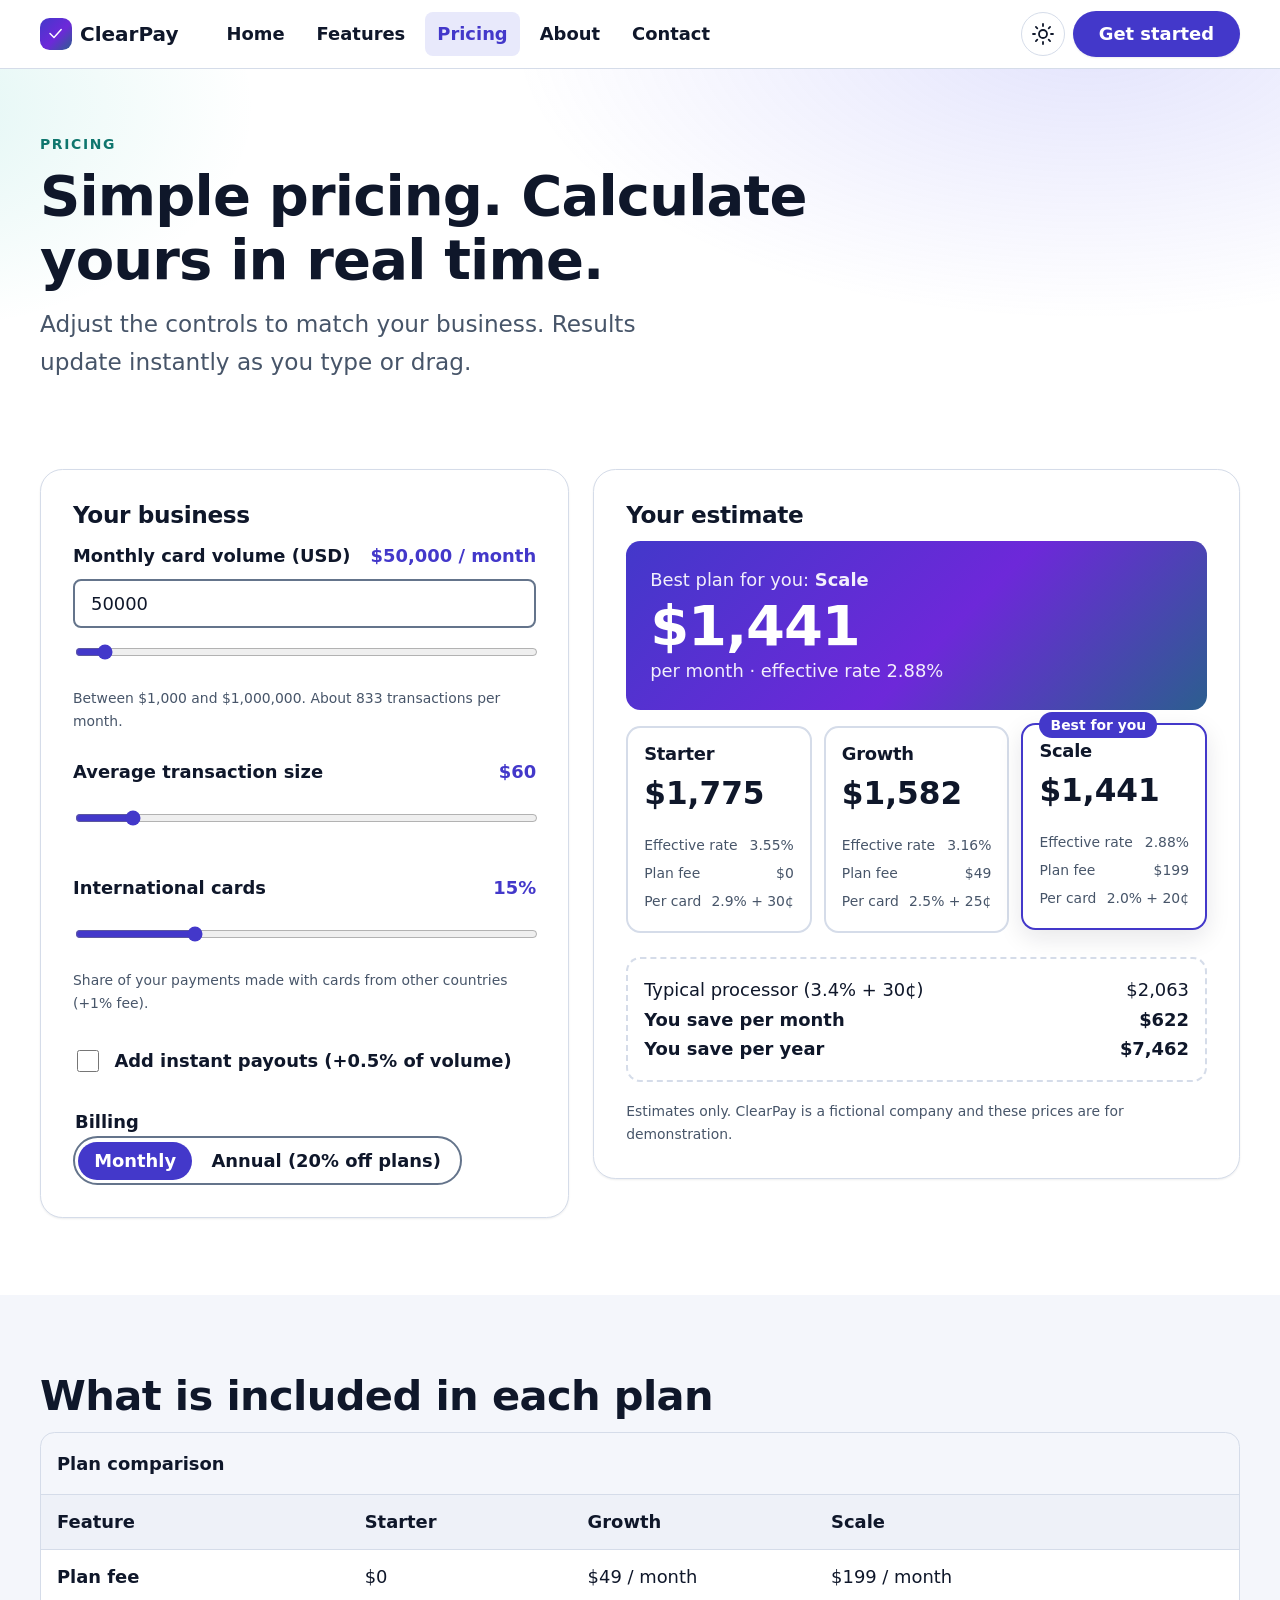
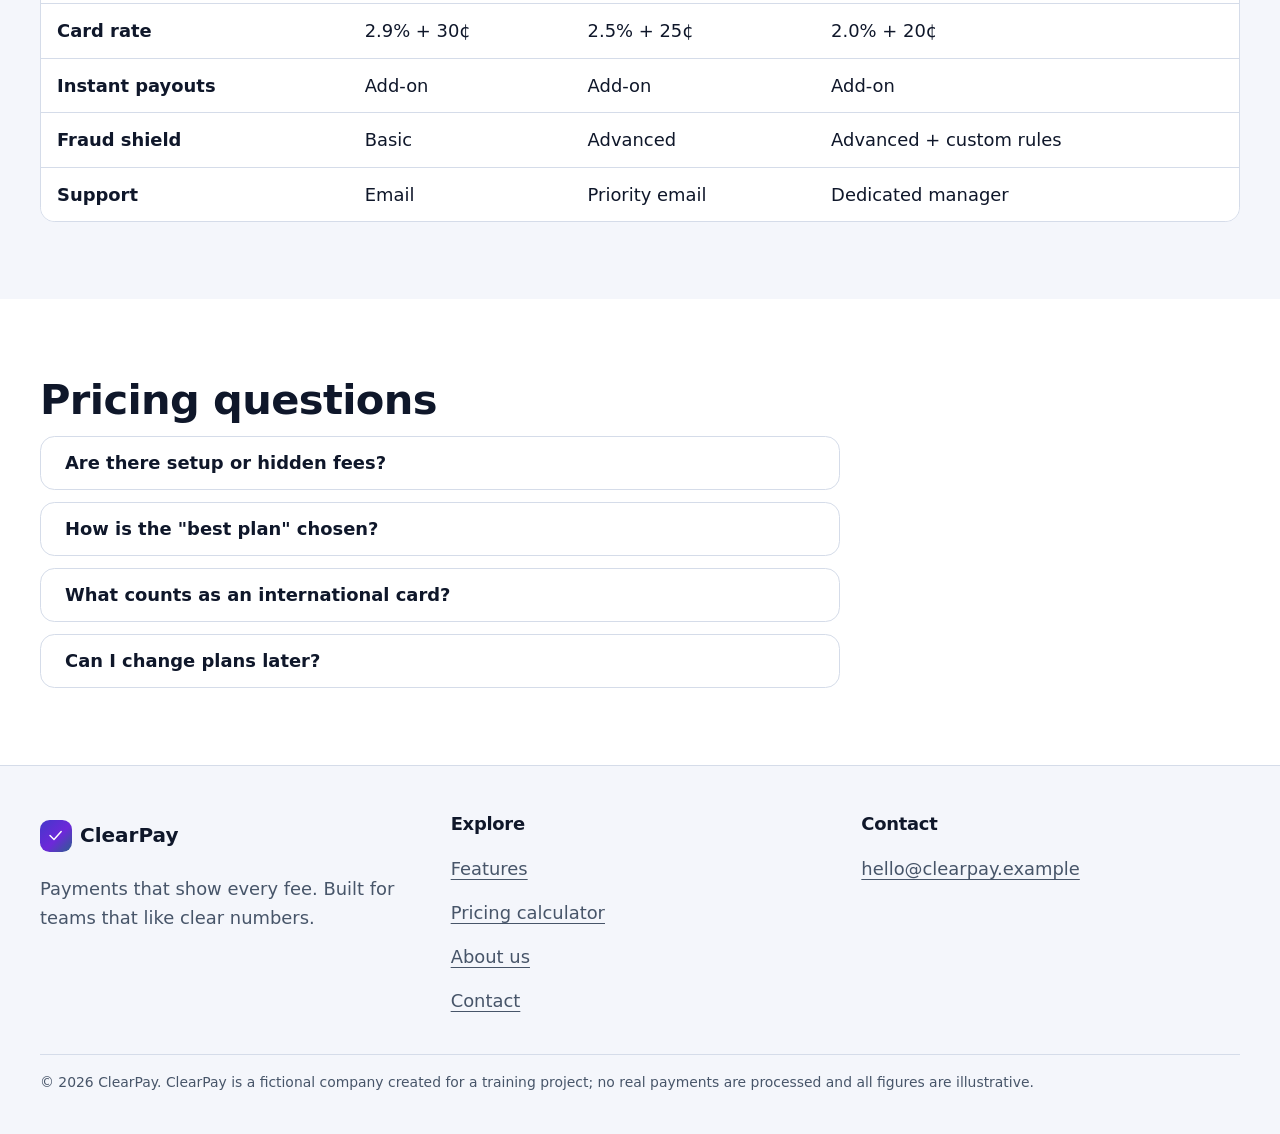
<file: pricing.html>
<!doctype html>
<html lang="en">
  <head>
    <meta charset="utf-8" />
    <meta name="viewport" content="width=device-width, initial-scale=1" />
    <title>Pricing calculator | ClearPay</title>
    <meta
      name="description"
      content="Use the ClearPay pricing calculator to estimate your monthly payment fees and compare plans in real time."
    />
    <meta name="theme-color" content="#ffffff" />
    <meta name="color-scheme" content="light dark" />
    <link rel="icon" href="assets/favicon.svg" type="image/svg+xml" />
    <link rel="stylesheet" href="css/tokens.css" />
    <link rel="stylesheet" href="css/styles.css" />
    <script>
      (function () {
        var r = document.documentElement;
        r.classList.add("js");
        var t;
        try {
          t = localStorage.getItem("clearpay-theme");
        } catch (e) {}
        if (t !== "dark" && t !== "light") {
          t =
            window.matchMedia &&
            matchMedia("(prefers-color-scheme: dark)").matches
              ? "dark"
              : "light";
        }
        r.setAttribute("data-theme", t);
      })();
    </script>
    <script src="js/theme.js" defer></script>
    <script src="js/main.js" defer></script>
    <script src="js/pricing.js" defer></script>
  </head>
  <body>
    <a class="skip-link" href="#main">Skip to main content</a>
    <header class="site-header">
      <div class="container header-inner">
        <a class="brand" href="index.html">
          <span class="brand__mark" aria-hidden="true"
            ><svg
              class="icon"
              viewBox="0 0 24 24"
              aria-hidden="true"
              focusable="false"
            >
              <path d="M5 12l5 5 9-10" /></svg
          ></span>
          <span>ClearPay</span>
        </a>
        <nav class="site-nav" id="site-nav" aria-label="Primary">
          <ul>
            <li><a href="index.html">Home</a></li>
            <li><a href="features.html">Features</a></li>
            <li><a href="pricing.html" aria-current="page">Pricing</a></li>
            <li><a href="about.html">About</a></li>
            <li><a href="contact.html">Contact</a></li>
          </ul>
        </nav>
        <div class="header-actions">
          <button
            class="icon-btn theme-toggle"
            type="button"
            data-theme-toggle
            aria-label="Switch to dark theme"
          >
            <svg
              class="icon icon-sun"
              viewBox="0 0 24 24"
              aria-hidden="true"
              focusable="false"
            >
              <circle cx="12" cy="12" r="4" />
              <path
                d="M12 2v2M12 20v2M4.9 4.9l1.4 1.4M17.7 17.7l1.4 1.4M2 12h2M20 12h2M4.9 19.1l1.4-1.4M17.7 6.3l1.4-1.4"
              /></svg
            ><svg
              class="icon icon-moon"
              viewBox="0 0 24 24"
              aria-hidden="true"
              focusable="false"
            >
              <path d="M20 14.5A8.5 8.5 0 119.5 4a7 7 0 0010.5 10.5z" />
            </svg>
          </button>
          <a class="btn btn--primary" href="contact.html">Get started</a>
          <button
            class="icon-btn nav-toggle"
            type="button"
            aria-expanded="false"
            aria-controls="site-nav"
            aria-label="Open menu"
          >
            <svg
              class="icon icon-menu"
              viewBox="0 0 24 24"
              aria-hidden="true"
              focusable="false"
            >
              <path d="M4 7h16M4 12h16M4 17h16" /></svg
            ><svg
              class="icon icon-close"
              viewBox="0 0 24 24"
              aria-hidden="true"
              focusable="false"
            >
              <path d="M6 6l12 12M18 6L6 18" />
            </svg>
          </button>
        </div>
      </div>
    </header>
    <main id="main" tabindex="-1">
      <section class="page-hero" aria-labelledby="page-title">
        <div class="container">
          <p class="eyebrow">Pricing</p>
          <h1 id="page-title">Simple pricing. Calculate yours in real time.</h1>
          <p class="lead">
            Adjust the controls to match your business. Results update instantly
            as you type or drag.
          </p>
        </div>
      </section>

      <section class="section" aria-labelledby="calc-title">
        <div class="container">
          <form
            id="calculator"
            class="calc"
            aria-labelledby="calc-title"
            novalidate
          >
            <div class="panel">
              <h2 id="calc-title">Your business</h2>

              <div class="field">
                <div class="field__top">
                  <label for="volume-number">Monthly card volume (USD)</label>
                  <span
                    class="field__value"
                    id="volume-label"
                    aria-hidden="true"
                    >$50,000 / month</span
                  >
                </div>
                <input
                  class="input"
                  type="number"
                  id="volume-number"
                  min="1000"
                  max="1000000"
                  step="1000"
                  value="50000"
                  inputmode="numeric"
                  aria-describedby="volume-hint"
                />
                <input
                  type="range"
                  id="volume-range"
                  min="1000"
                  max="1000000"
                  step="1000"
                  value="50000"
                  aria-label="Monthly card volume slider"
                />
                <p class="hint" id="volume-hint">
                  Between $1,000 and $1,000,000. About
                  <span id="tx-count">833</span> transactions per month.
                </p>
              </div>

              <div class="field">
                <div class="field__top">
                  <label for="ticket">Average transaction size</label>
                  <span
                    class="field__value"
                    id="ticket-label"
                    aria-hidden="true"
                    >$60</span
                  >
                </div>
                <input
                  type="range"
                  id="ticket"
                  min="5"
                  max="500"
                  step="5"
                  value="60"
                />
              </div>

              <div class="field">
                <div class="field__top">
                  <label for="intl">International cards</label>
                  <span class="field__value" id="intl-label" aria-hidden="true"
                    >15%</span
                  >
                </div>
                <input
                  type="range"
                  id="intl"
                  min="0"
                  max="60"
                  step="1"
                  value="15"
                  aria-describedby="intl-hint"
                />
                <p class="hint" id="intl-hint">
                  Share of your payments made with cards from other countries
                  (+1% fee).
                </p>
              </div>

              <div class="field">
                <label class="choice" for="instant"
                  ><input type="checkbox" id="instant" />
                  <span>Add instant payouts (+0.5% of volume)</span></label
                >
              </div>

              <fieldset
                class="field"
                style="border: 0; padding: 0; margin: 0 0 0 0"
              >
                <legend>Billing</legend>
                <div class="segmented" role="presentation">
                  <label
                    ><input
                      type="radio"
                      name="billing"
                      value="monthly"
                      checked
                    /><span>Monthly</span></label
                  >
                  <label
                    ><input type="radio" name="billing" value="annual" /><span
                      >Annual (20% off plans)</span
                    ></label
                  >
                </div>
              </fieldset>
            </div>

            <div class="panel" aria-labelledby="results-title">
              <h2 id="results-title">Your estimate</h2>
              <div class="result-hero">
                <p>
                  Best plan for you: <strong id="result-plan">Scale</strong>
                </p>
                <p class="big" id="result-total">$1,441</p>
                <p>
                  per month &middot; effective rate
                  <span id="result-effective">2.88%</span>
                </p>
              </div>
              <p id="summary" class="visually-hidden" role="status"></p>

              <div class="plans">
                <article class="plan" data-plan="starter">
                  <span class="plan__badge">Best for you</span>
                  <h3>Starter</h3>
                  <p class="plan__cost">
                    <span data-cost>$1,775</span
                    ><span class="visually-hidden"> per month</span>
                  </p>
                  <dl>
                    <div>
                      <dt>Effective rate</dt>
                      <dd data-effective>3.55%</dd>
                    </div>
                    <div>
                      <dt>Plan fee</dt>
                      <dd data-sub>$0</dd>
                    </div>
                    <div>
                      <dt>Per card</dt>
                      <dd>2.9% + 30&cent;</dd>
                    </div>
                  </dl>
                </article>
                <article class="plan" data-plan="growth">
                  <span class="plan__badge">Best for you</span>
                  <h3>Growth</h3>
                  <p class="plan__cost">
                    <span data-cost>$1,582</span
                    ><span class="visually-hidden"> per month</span>
                  </p>
                  <dl>
                    <div>
                      <dt>Effective rate</dt>
                      <dd data-effective>3.16%</dd>
                    </div>
                    <div>
                      <dt>Plan fee</dt>
                      <dd data-sub>$49</dd>
                    </div>
                    <div>
                      <dt>Per card</dt>
                      <dd>2.5% + 25&cent;</dd>
                    </div>
                  </dl>
                </article>
                <article class="plan" data-plan="scale">
                  <span class="plan__badge">Best for you</span>
                  <h3>Scale</h3>
                  <p class="plan__cost">
                    <span data-cost>$1,441</span
                    ><span class="visually-hidden"> per month</span>
                  </p>
                  <dl>
                    <div>
                      <dt>Effective rate</dt>
                      <dd data-effective>2.88%</dd>
                    </div>
                    <div>
                      <dt>Plan fee</dt>
                      <dd data-sub>$199</dd>
                    </div>
                    <div>
                      <dt>Per card</dt>
                      <dd>2.0% + 20&cent;</dd>
                    </div>
                  </dl>
                </article>
              </div>

              <dl
                class="plan"
                style="margin-top: var(--space-5); border-style: dashed"
              >
                <div
                  style="
                    display: flex;
                    justify-content: space-between;
                    gap: 1rem;
                  "
                >
                  <dt>Typical processor (3.4% + 30&cent;)</dt>
                  <dd style="margin: 0" id="result-competitor">$2,063</dd>
                </div>
                <div
                  style="
                    display: flex;
                    justify-content: space-between;
                    gap: 1rem;
                  "
                >
                  <dt><strong>You save per month</strong></dt>
                  <dd style="margin: 0">
                    <strong id="result-save-month">$622</strong>
                  </dd>
                </div>
                <div
                  style="
                    display: flex;
                    justify-content: space-between;
                    gap: 1rem;
                  "
                >
                  <dt><strong>You save per year</strong></dt>
                  <dd style="margin: 0">
                    <strong id="result-save-year">$7,462</strong>
                  </dd>
                </div>
              </dl>
              <p class="hint">
                Estimates only. ClearPay is a fictional company and these prices
                are for demonstration.
              </p>
            </div>
          </form>
        </div>
      </section>

      <section class="section section--alt" aria-labelledby="inc-title">
        <div class="container">
          <h2 id="inc-title" class="reveal">What is included in each plan</h2>
          <div class="table-wrap reveal">
            <table>
              <caption>
                Plan comparison
              </caption>
              <thead>
                <tr>
                  <th scope="col">Feature</th>
                  <th scope="col">Starter</th>
                  <th scope="col">Growth</th>
                  <th scope="col">Scale</th>
                </tr>
              </thead>
              <tbody>
                <tr>
                  <th scope="row">Plan fee</th>
                  <td>$0</td>
                  <td>$49 / month</td>
                  <td>$199 / month</td>
                </tr>
                <tr>
                  <th scope="row">Card rate</th>
                  <td>2.9% + 30&cent;</td>
                  <td>2.5% + 25&cent;</td>
                  <td>2.0% + 20&cent;</td>
                </tr>
                <tr>
                  <th scope="row">Instant payouts</th>
                  <td>Add-on</td>
                  <td>Add-on</td>
                  <td>Add-on</td>
                </tr>
                <tr>
                  <th scope="row">Fraud shield</th>
                  <td>Basic</td>
                  <td>Advanced</td>
                  <td>Advanced + custom rules</td>
                </tr>
                <tr>
                  <th scope="row">Support</th>
                  <td>Email</td>
                  <td>Priority email</td>
                  <td>Dedicated manager</td>
                </tr>
              </tbody>
            </table>
          </div>
        </div>
      </section>

      <section class="section" aria-labelledby="faq-title">
        <div class="container">
          <h2 id="faq-title" class="reveal">Pricing questions</h2>
          <div class="faq reveal">
            <details>
              <summary>Are there setup or hidden fees?</summary>
              <p>
                No. You pay the plan fee (if any), the card rate and any add-ons
                you switch on. The calculator above includes all of them.
              </p>
            </details>
            <details>
              <summary>How is the "best plan" chosen?</summary>
              <p>
                We calculate the total monthly cost of every plan for your
                inputs and highlight the cheapest one.
              </p>
            </details>
            <details>
              <summary>What counts as an international card?</summary>
              <p>
                Any card issued outside your business country. It adds 1% to
                those payments.
              </p>
            </details>
            <details>
              <summary>Can I change plans later?</summary>
              <p>
                Yes, you can switch plans at any time and the change applies
                from your next billing period.
              </p>
            </details>
          </div>
        </div>
      </section>
    </main>
    <footer class="site-footer">
      <div class="container">
        <div class="footer-grid">
          <div>
            <p class="brand">
              <span class="brand__mark" aria-hidden="true"
                ><svg
                  class="icon"
                  viewBox="0 0 24 24"
                  aria-hidden="true"
                  focusable="false"
                >
                  <path d="M5 12l5 5 9-10" /></svg></span
              ><span>ClearPay</span>
            </p>
            <p class="muted">
              Payments that show every fee. Built for teams that like clear
              numbers.
            </p>
          </div>
          <nav aria-label="Footer">
            <h2>Explore</h2>
            <ul>
              <li><a href="features.html">Features</a></li>
              <li><a href="pricing.html">Pricing calculator</a></li>
              <li><a href="about.html">About us</a></li>
              <li><a href="contact.html">Contact</a></li>
            </ul>
          </nav>
          <div>
            <h2>Contact</h2>
            <ul>
              <li><a href="contact.html">hello@clearpay.example</a></li>
            </ul>
          </div>
        </div>
        <p class="footer-note">
          &copy; <span id="year">2026</span> ClearPay. ClearPay is a fictional
          company created for a training project; no real payments are processed
          and all figures are illustrative.
        </p>
      </div>
    </footer>
  </body>
</html>
</file>
<file: css/tokens.css>
/* =========================================================
   ClearPay design tokens
   Every colour, size, space and motion value used by the
   site lives here. Change a token and the whole site updates.
   ========================================================= */
:root {
  color-scheme: light;

  /* ---- Colour: light theme (semantic names, not "blue-500") ---- */
  --color-bg: #ffffff;
  --color-bg-alt: #f4f6fb;
  --color-surface: #ffffff;
  --color-surface-2: #eef1f8;
  --color-text: #0f172a;
  --color-text-muted: #475569;
  --color-border: #d5dce9;
  --color-border-strong: #64748b;
  --color-primary: #4338ca;
  --color-primary-hover: #3730a3;
  --color-on-primary: #ffffff;
  --color-primary-soft: #e8e9fb;
  --color-accent: #0f766e;
  --color-accent-soft: #dcf3ef;
  --color-success: #047857;
  --color-success-soft: #dcf5ea;
  --color-danger: #b91c1c;
  --color-danger-soft: #fde8e8;
  --color-focus: #1d4ed8;
  --gradient-brand: linear-gradient(
    135deg,
    #4338ca 0%,
    #7c3aed 55%,
    #0f766e 120%
  ); /* decorative fills */
  --gradient-solid: linear-gradient(
    135deg,
    #4338ca 0%,
    #6d28d9 55%,
    #0f766e 120%
  ); /* surfaces with WHITE text on top (same in both themes) */
  --hero-glow:
    radial-gradient(
      60rem 30rem at 85% -10%,
      rgba(99, 102, 241, 0.18),
      transparent 60%
    ),
    radial-gradient(
      40rem 24rem at -10% 10%,
      rgba(20, 184, 166, 0.14),
      transparent 60%
    );

  /* ---- Typography ---- */
  --font-sans:
    system-ui, -apple-system, "Segoe UI", Roboto, "Helvetica Neue", Arial,
    sans-serif;
  --font-mono: ui-monospace, SFMono-Regular, Menlo, Consolas, monospace;
  /* fluid type scale: min size at 320px wide, max size at 1280px wide */
  --step--1: clamp(0.8125rem, 0.79rem + 0.1vw, 0.875rem);
  --step-0: clamp(1rem, 0.96rem + 0.2vw, 1.125rem);
  --step-1: clamp(1.2rem, 1.1rem + 0.5vw, 1.45rem);
  --step-2: clamp(1.45rem, 1.25rem + 1vw, 1.95rem);
  --step-3: clamp(1.75rem, 1.4rem + 1.7vw, 2.6rem);
  --step-4: clamp(2.1rem, 1.5rem + 3vw, 3.5rem);
  --step-5: clamp(2.4rem, 1.5rem + 4.4vw, 4.4rem);
  --leading-tight: 1.15;
  --leading-body: 1.65;

  /* ---- Spacing scale ---- */
  --space-1: 0.25rem;
  --space-2: 0.5rem;
  --space-3: 0.75rem;
  --space-4: 1rem;
  --space-5: 1.5rem;
  --space-6: 2rem;
  --space-7: 3rem;
  --space-8: 4.5rem;
  --space-9: 6rem;
  --gutter: clamp(1rem, 0.5rem + 2.5vw, 2.5rem);

  /* ---- Shape, shadow, layers ---- */
  --radius-sm: 0.5rem;
  --radius-md: 0.9rem;
  --radius-lg: 1.4rem;
  --radius-full: 999px;
  --shadow-sm: 0 1px 2px rgba(15, 23, 42, 0.08);
  --shadow-md: 0 8px 24px rgba(15, 23, 42, 0.1);
  --shadow-lg: 0 24px 60px rgba(30, 27, 75, 0.18);
  --z-header: 50;
  --z-menu: 60;

  /* ---- Layout ---- */
  --container: 75rem;
  --header-h: 4.25rem;

  /* ---- Motion ---- */
  --dur-fast: 150ms;
  --dur: 300ms;
  --dur-slow: 700ms;
  --ease: cubic-bezier(0.2, 0.7, 0.2, 1);
}

/* ---- Dark theme: only the colour tokens change ---- */
[data-theme="dark"] {
  color-scheme: dark;
  --color-bg: #0a0f1f;
  --color-bg-alt: #0f1730;
  --color-surface: #131c36;
  --color-surface-2: #1a2544;
  --color-text: #e8ecf8;
  --color-text-muted: #a9b4cc;
  --color-border: #263459;
  --color-border-strong: #8a96b3;
  --color-primary: #a5b4fc;
  --color-primary-hover: #c7d2fe;
  --color-on-primary: #0a0f1f;
  --color-primary-soft: #1f2a55;
  --color-accent: #5eead4;
  --color-accent-soft: #11302f;
  --color-success: #4ade80;
  --color-success-soft: #11301f;
  --color-danger: #fca5a5;
  --color-danger-soft: #3a1618;
  --color-focus: #93c5fd;
  --gradient-brand: linear-gradient(
    135deg,
    #6366f1 0%,
    #8b5cf6 55%,
    #14b8a6 120%
  );
  --hero-glow:
    radial-gradient(
      60rem 30rem at 85% -10%,
      rgba(99, 102, 241, 0.28),
      transparent 60%
    ),
    radial-gradient(
      40rem 24rem at -10% 10%,
      rgba(20, 184, 166, 0.18),
      transparent 60%
    );
  --shadow-sm: 0 1px 2px rgba(0, 0, 0, 0.4);
  --shadow-md: 0 8px 24px rgba(0, 0, 0, 0.45);
  --shadow-lg: 0 24px 60px rgba(0, 0, 0, 0.55);
}

/* ---- Very large screens: scale everything that uses rem ---- */
@media (min-width: 1920px) {
  :root {
    font-size: 125%;
  }
}
@media (min-width: 2400px) {
  :root {
    font-size: 150%;
  }
}
</file>
<file: css/styles.css>
/* =========================================================
   ClearPay styles. Uses only the tokens from tokens.css.
   Sections: 1 Base  2 Layout  3 Header  4 Buttons  5 Hero
             6 Cards/sections  7 Pricing calculator  8 Features
             9 Forms  10 Footer  11 Animation  12 Utilities
   ========================================================= */

/* ---------- 1. Base ---------- */
*,
*::before,
*::after {
  box-sizing: border-box;
}
html {
  -webkit-text-size-adjust: 100%;
  scroll-padding-top: calc(var(--header-h) + 1rem);
}
body {
  margin: 0;
  min-height: 100vh;
  display: flex;
  flex-direction: column;
  font-family: var(--font-sans);
  font-size: var(--step-0);
  line-height: var(--leading-body);
  color: var(--color-text);
  background: var(--color-bg);
  overflow-wrap: break-word;
}
main {
  flex: 1;
}
h1,
h2,
h3,
h4 {
  line-height: var(--leading-tight);
  margin: 0 0 var(--space-3);
  letter-spacing: -0.015em;
}
h1 {
  font-size: var(--step-5);
}
h2 {
  font-size: var(--step-3);
}
h3 {
  font-size: var(--step-1);
}
p {
  margin: 0 0 var(--space-4);
}
ul,
ol {
  margin: 0 0 var(--space-4);
  padding-left: 1.25rem;
}
a {
  color: var(--color-primary);
  text-underline-offset: 0.2em;
}
a:hover {
  color: var(--color-primary-hover);
}
img,
svg {
  max-width: 100%;
}
:focus-visible {
  outline: 3px solid var(--color-focus);
  outline-offset: 3px;
  border-radius: 4px;
}
:target {
  scroll-margin-top: calc(var(--header-h) + 1rem);
}
code {
  font-family: var(--font-mono);
  font-size: 0.9em;
  background: var(--color-surface-2);
  padding: 0.1em 0.4em;
  border-radius: 0.3rem;
}

.skip-link {
  position: absolute;
  left: var(--space-3);
  top: -4rem;
  z-index: 100;
  background: var(--color-primary);
  color: var(--color-on-primary);
  padding: var(--space-3) var(--space-4);
  border-radius: var(--radius-sm);
  font-weight: 700;
}
.skip-link:focus {
  top: var(--space-3);
  color: var(--color-on-primary);
}
.visually-hidden {
  position: absolute !important;
  width: 1px;
  height: 1px;
  margin: -1px;
  padding: 0;
  overflow: hidden;
  clip: rect(0 0 0 0);
  white-space: nowrap;
  border: 0;
}
.icon {
  width: 1.5rem;
  height: 1.5rem;
  fill: none;
  stroke: currentColor;
  stroke-width: 1.8;
  stroke-linecap: round;
  stroke-linejoin: round;
  flex: none;
}

/* ---------- 2. Layout ---------- */
.page-hero + .section {
  padding-top: var(--space-5);
}
.container {
  width: min(100% - 2 * var(--gutter), var(--container));
  margin-inline: auto;
}
.section {
  padding-block: clamp(var(--space-7), 6vw, var(--space-9));
}
.section--alt {
  background: var(--color-bg-alt);
}
.section__head {
  max-width: 42rem;
  margin-bottom: var(--space-6);
}
.section__head--center {
  margin-inline: auto;
  text-align: center;
}
.eyebrow {
  font-size: var(--step--1);
  font-weight: 700;
  letter-spacing: 0.12em;
  text-transform: uppercase;
  color: var(--color-accent);
  margin-bottom: var(--space-2);
}
.lead {
  font-size: var(--step-1);
  color: var(--color-text-muted);
}
.muted {
  color: var(--color-text-muted);
}
.grid {
  display: grid;
  gap: var(--space-5);
  grid-template-columns: repeat(auto-fit, minmax(min(100%, 16rem), 1fr));
}
.grid--3 {
  grid-template-columns: repeat(auto-fit, minmax(min(100%, 18rem), 1fr));
}
.split {
  display: grid;
  gap: var(--space-6);
  align-items: center;
}
@media (min-width: 56rem) {
  .split {
    grid-template-columns: 1.05fr 1fr;
  }
}

/* ---------- 3. Header and navigation ---------- */
.site-header {
  position: sticky;
  top: 0;
  z-index: var(--z-header);
  background: color-mix(in srgb, var(--color-bg) 92%, transparent);
  backdrop-filter: blur(10px);
  border-bottom: 1px solid var(--color-border);
}
.header-inner {
  display: flex;
  align-items: center;
  gap: var(--space-3);
  min-height: var(--header-h);
  flex-wrap: wrap;
}
.brand {
  display: inline-flex;
  align-items: center;
  gap: var(--space-2);
  font-weight: 800;
  font-size: 1.25rem;
  color: var(--color-text);
  text-decoration: none;
  min-height: 2.75rem;
}
.brand:hover {
  color: var(--color-text);
}
.brand__mark {
  width: 2rem;
  height: 2rem;
  border-radius: 0.6rem;
  background: var(--gradient-solid);
  display: grid;
  place-items: center;
  color: #fff;
}
.brand__mark svg {
  width: 1.2rem;
  height: 1.2rem;
  stroke: #fff;
}
.header-actions {
  margin-left: auto;
  display: flex;
  align-items: center;
  gap: var(--space-2);
}
.site-nav ul {
  list-style: none;
  margin: 0;
  padding: 0;
  display: flex;
  flex-wrap: wrap;
  gap: var(--space-1) var(--space-2);
  align-items: center;
}
.site-nav a {
  display: inline-flex;
  align-items: center;
  min-height: 2.75rem;
  padding: 0 var(--space-3);
  border-radius: var(--radius-sm);
  color: var(--color-text);
  text-decoration: none;
  font-weight: 600;
}
.site-nav a:hover {
  background: var(--color-surface-2);
  color: var(--color-text);
}
.site-nav a[aria-current="page"] {
  color: var(--color-primary);
  background: var(--color-primary-soft);
}
.icon-btn {
  display: inline-grid;
  place-items: center;
  width: 2.75rem;
  height: 2.75rem;
  border: 1px solid var(--color-border);
  border-radius: var(--radius-full);
  background: var(--color-surface);
  color: var(--color-text);
  cursor: pointer;
  transition:
    background var(--dur-fast),
    border-color var(--dur-fast);
}
.icon-btn:hover {
  background: var(--color-surface-2);
  border-color: var(--color-border-strong);
}
.theme-toggle .icon-moon {
  display: none;
}
[data-theme="dark"] .theme-toggle .icon-sun {
  display: none;
}
[data-theme="dark"] .theme-toggle .icon-moon {
  display: block;
}
.nav-toggle {
  display: none;
}

/* mobile navigation (only collapses when JavaScript is available) */
@media (max-width: 63.99rem) {
  .js .nav-toggle {
    display: inline-grid;
  }
  .js .site-nav {
    display: none;
    position: absolute;
    left: 0;
    right: 0;
    top: 100%;
    background: var(--color-bg);
    border-bottom: 1px solid var(--color-border);
    box-shadow: var(--shadow-md);
    padding: var(--space-3) var(--gutter) var(--space-5);
    z-index: var(--z-menu);
  }
  .js .site-nav[data-open="true"] {
    display: block;
  }
  .js .site-nav ul {
    flex-direction: column;
    align-items: stretch;
  }
  .js .site-nav a {
    width: 100%;
  }
  .site-nav {
    order: 3;
    flex-basis: 100%;
  }
  .js .site-nav {
    order: 0;
    flex-basis: auto;
  }
  .header-actions .btn {
    display: none;
  }
}
@media (min-width: 64rem) {
  .site-nav {
    margin-left: var(--space-5);
  }
  .header-actions .btn {
    display: inline-flex;
  }
}

/* ---------- 4. Buttons ---------- */
.btn {
  display: inline-flex;
  align-items: center;
  justify-content: center;
  gap: var(--space-2);
  min-height: 2.9rem;
  padding: 0 var(--space-5);
  border-radius: var(--radius-full);
  border: 2px solid transparent;
  font: inherit;
  font-weight: 700;
  text-decoration: none;
  cursor: pointer;
  transition:
    transform var(--dur-fast) var(--ease),
    background var(--dur-fast),
    box-shadow var(--dur-fast);
}
.btn:hover {
  transform: translateY(-2px);
}
.btn:active {
  transform: translateY(0);
}
.btn--primary {
  background: var(--color-primary);
  color: var(--color-on-primary);
  box-shadow: var(--shadow-sm);
}
.btn--primary:hover {
  background: var(--color-primary-hover);
  color: var(--color-on-primary);
  box-shadow: var(--shadow-md);
}
.btn--secondary {
  background: transparent;
  color: var(--color-text);
  border-color: var(--color-border-strong);
}
.btn--secondary:hover {
  background: var(--color-surface-2);
  color: var(--color-text);
}
.btn--block {
  width: 100%;
}
.btn-row {
  display: flex;
  flex-wrap: wrap;
  gap: var(--space-3);
}

/* ---------- 5. Hero ---------- */
.hero {
  background: var(--hero-glow);
  padding-block: clamp(var(--space-7), 7vw, var(--space-9));
  overflow: clip;
}
.hero h1 {
  max-width: 14ch;
}
.hero .lead {
  max-width: 36rem;
  margin-bottom: var(--space-5);
}
.hero__note {
  margin-top: var(--space-4);
  font-size: var(--step--1);
  color: var(--color-text-muted);
}
.page-hero {
  background: var(--hero-glow);
  padding-block: clamp(var(--space-6), 5vw, var(--space-8));
}
.page-hero h1 {
  font-size: var(--step-4);
  max-width: 20ch;
}
.page-hero .lead {
  max-width: 40rem;
  margin: 0;
}

/* decorative payment mock-up (aria-hidden in the HTML) */
.mock {
  position: relative;
  max-width: 28rem;
  margin-inline: auto;
  width: 100%;
}
.mock__card {
  background: var(--color-surface);
  border: 1px solid var(--color-border);
  border-radius: var(--radius-lg);
  box-shadow: var(--shadow-lg);
  padding: var(--space-5);
}
.mock__row {
  display: flex;
  justify-content: space-between;
  align-items: center;
  gap: var(--space-3);
}
.mock__label {
  font-size: var(--step--1);
  color: var(--color-text-muted);
}
.mock__amount {
  font-size: var(--step-3);
  font-weight: 800;
  letter-spacing: -0.02em;
}
.mock__chip {
  display: inline-flex;
  align-items: center;
  gap: 0.35rem;
  padding: 0.2rem 0.7rem;
  border-radius: var(--radius-full);
  background: var(--color-success-soft);
  color: var(--color-success);
  font-size: var(--step--1);
  font-weight: 700;
}
.mock__bars {
  display: flex;
  align-items: flex-end;
  gap: 0.5rem;
  height: 6rem;
  margin-block: var(--space-4);
}
.mock__bars i {
  flex: 1;
  border-radius: 0.4rem 0.4rem 0 0;
  background: var(--gradient-brand);
  opacity: 0.85;
  height: var(--h);
}
.mock__list {
  list-style: none;
  margin: 0;
  padding: 0;
  display: grid;
  gap: var(--space-3);
}
.mock__list li {
  display: flex;
  justify-content: space-between;
  gap: var(--space-3);
  padding-top: var(--space-3);
  border-top: 1px solid var(--color-border);
  font-size: var(--step--1);
}
.mock__float {
  position: absolute;
  right: -0.5rem;
  bottom: -1.2rem;
  background: var(--gradient-solid);
  color: #fff;
  padding: var(--space-3) var(--space-4);
  border-radius: var(--radius-md);
  box-shadow: var(--shadow-md);
  font-weight: 700;
  font-size: var(--step--1);
}
@media (max-width: 30rem) {
  .mock__float {
    right: 0;
  }
}

/* ---------- 6. Cards and content blocks ---------- */
.card {
  background: var(--color-surface);
  border: 1px solid var(--color-border);
  border-radius: var(--radius-md);
  padding: var(--space-5);
  box-shadow: var(--shadow-sm);
  transition:
    transform var(--dur) var(--ease),
    box-shadow var(--dur) var(--ease);
}
.card:hover {
  transform: translateY(-4px);
  box-shadow: var(--shadow-md);
}
.card h3 {
  margin-top: var(--space-3);
}
.card p:last-child {
  margin-bottom: 0;
}
.card__icon {
  width: 3rem;
  height: 3rem;
  border-radius: var(--radius-sm);
  display: grid;
  place-items: center;
  background: var(--color-primary-soft);
  color: var(--color-primary);
}
.card__link {
  font-weight: 700;
  display: inline-flex;
  align-items: center;
  min-height: 2.75rem;
}

.stats {
  display: grid;
  gap: var(--space-5);
  grid-template-columns: repeat(auto-fit, minmax(min(100%, 10rem), 1fr));
  text-align: center;
  margin: 0;
}
.stats div {
  padding: var(--space-4);
}
.stats dt {
  order: 2;
  color: var(--color-text-muted);
  font-size: var(--step--1);
}
.stats dd {
  margin: 0;
  font-size: var(--step-3);
  white-space: nowrap;
  font-weight: 800;
  line-height: 1;
  color: var(--color-primary);
}
.stats div {
  display: flex;
  flex-direction: column;
  gap: var(--space-2);
}
.stats dd,
.stats dt {
  text-align: center;
}

.steps {
  list-style: none;
  counter-reset: step;
  padding: 0;
  display: grid;
  gap: var(--space-5);
  grid-template-columns: repeat(auto-fit, minmax(min(100%, 15rem), 1fr));
}
.steps li {
  counter-increment: step;
  position: relative;
  padding: var(--space-5);
  padding-top: var(--space-7);
  background: var(--color-surface);
  border: 1px solid var(--color-border);
  border-radius: var(--radius-md);
}
.steps li::before {
  content: counter(step);
  position: absolute;
  top: var(--space-4);
  left: var(--space-5);
  width: 2.25rem;
  height: 2.25rem;
  border-radius: 50%;
  display: grid;
  place-items: center;
  background: var(--gradient-solid);
  color: #fff;
  font-weight: 800;
}
.steps h3 {
  margin-bottom: var(--space-2);
}

.quote {
  margin: 0;
}
.quote blockquote {
  margin: 0 0 var(--space-4);
  font-size: var(--step-1);
  line-height: 1.45;
}
.quote figcaption {
  color: var(--color-text-muted);
  font-size: var(--step--1);
}
.avatar {
  display: inline-grid;
  place-items: center;
  width: 3rem;
  height: 3rem;
  border-radius: 50%;
  background: var(--gradient-solid);
  color: #fff;
  font-weight: 800;
  flex: none;
}

.cta-band {
  background: var(--gradient-solid);
  color: #fff;
  border-radius: var(--radius-lg);
  padding: clamp(var(--space-6), 5vw, var(--space-8));
  text-align: center;
}
.cta-band h2,
.cta-band p {
  color: #fff;
}
.cta-band .btn--primary {
  background: #fff;
  color: #312e81;
}
.cta-band .btn--primary:hover {
  background: #eef2ff;
  color: #312e81;
}
.cta-band .btn--secondary {
  color: #fff;
  border-color: rgba(255, 255, 255, 0.7);
}
.cta-band .btn--secondary:hover {
  background: rgba(255, 255, 255, 0.15);
  color: #fff;
}
.cta-band .btn-row {
  justify-content: center;
}

.timeline {
  list-style: none;
  padding: 0;
  border-left: 3px solid var(--color-border);
  margin-left: var(--space-2);
}
.timeline li {
  position: relative;
  padding: 0 0 var(--space-5) var(--space-5);
}
.timeline li::before {
  content: "";
  position: absolute;
  left: -0.6rem;
  top: 0.35rem;
  width: 1rem;
  height: 1rem;
  border-radius: 50%;
  background: var(--color-primary);
  border: 3px solid var(--color-bg);
}
.timeline strong {
  display: block;
}
.team {
  text-align: center;
}
.team .avatar {
  width: 4.5rem;
  height: 4.5rem;
  font-size: 1.4rem;
  margin-bottom: var(--space-3);
}
.checklist {
  list-style: none;
  padding: 0;
  display: grid;
  gap: var(--space-3);
}
.checklist li {
  display: flex;
  gap: var(--space-3);
  align-items: flex-start;
}
.checklist .icon {
  color: var(--color-success);
  margin-top: 0.2rem;
}

.faq {
  display: grid;
  gap: var(--space-3);
  max-width: 50rem;
}
.faq details {
  background: var(--color-surface);
  border: 1px solid var(--color-border);
  border-radius: var(--radius-md);
  padding: 0 var(--space-5);
}
.faq summary {
  cursor: pointer;
  font-weight: 700;
  min-height: 3.25rem;
  display: flex;
  align-items: center;
  padding-block: var(--space-2);
}
.faq details[open] summary {
  color: var(--color-primary);
}
.faq details p {
  color: var(--color-text-muted);
}

/* ---------- 7. Pricing calculator ---------- */
.calc {
  display: grid;
  gap: var(--space-5);
}
@media (min-width: 60rem) {
  .calc {
    grid-template-columns: minmax(0, 0.9fr) minmax(0, 1.1fr);
    align-items: start;
  }
}
.panel {
  background: var(--color-surface);
  border: 1px solid var(--color-border);
  border-radius: var(--radius-lg);
  padding: clamp(var(--space-4), 3vw, var(--space-6));
  box-shadow: var(--shadow-sm);
}
.panel h2,
.panel h3 {
  font-size: var(--step-1);
}
.field {
  margin-bottom: var(--space-5);
}
.field__top {
  display: flex;
  justify-content: space-between;
  align-items: baseline;
  gap: var(--space-3);
  flex-wrap: wrap;
  margin-bottom: var(--space-2);
}
.field label,
.field legend {
  font-weight: 700;
}
.field__value {
  font-weight: 800;
  color: var(--color-primary);
  font-variant-numeric: tabular-nums;
}
.hint {
  font-size: var(--step--1);
  color: var(--color-text-muted);
  margin: var(--space-1) 0 0;
}
input[type="range"] {
  width: 100%;
  min-height: 2.75rem;
  accent-color: var(--color-primary);
  cursor: pointer;
}
.input,
.select,
.textarea {
  width: 100%;
  min-height: 2.9rem;
  padding: var(--space-2) var(--space-4);
  font: inherit;
  color: var(--color-text);
  background: var(--color-bg);
  border: 2px solid var(--color-border-strong);
  border-radius: var(--radius-sm);
  transition:
    border-color var(--dur-fast),
    box-shadow var(--dur-fast);
}
.textarea {
  min-height: 9rem;
  resize: vertical;
}
.input:focus-visible,
.select:focus-visible,
.textarea:focus-visible {
  outline: 3px solid var(--color-focus);
  outline-offset: 1px;
  border-color: var(--color-focus);
}
.choice {
  display: flex;
  align-items: center;
  gap: var(--space-3);
  min-height: 2.75rem;
  cursor: pointer;
}
.choice input {
  width: 1.4rem;
  height: 1.4rem;
  accent-color: var(--color-primary);
  flex: none;
}
.segmented {
  display: inline-flex;
  border: 2px solid var(--color-border-strong);
  border-radius: var(--radius-full);
  padding: 0.2rem;
  gap: 0.2rem;
}
.segmented label {
  position: relative;
}
.segmented input {
  position: absolute;
  opacity: 0;
  inset: 0;
  cursor: pointer;
}
.segmented span {
  display: inline-flex;
  align-items: center;
  min-height: 2.4rem;
  padding: 0 var(--space-4);
  border-radius: var(--radius-full);
  font-weight: 700;
}
.segmented input:checked + span {
  background: var(--color-primary);
  color: var(--color-on-primary);
}
.segmented input:focus-visible + span {
  outline: 3px solid var(--color-focus);
  outline-offset: 2px;
}

.result-hero {
  background: var(--gradient-solid);
  color: #fff;
  border-radius: var(--radius-md);
  padding: var(--space-5);
  margin-bottom: var(--space-4);
}
.result-hero p {
  margin: 0;
  color: rgba(255, 255, 255, 0.92);
}
.result-hero .big {
  font-size: var(--step-4);
  font-weight: 800;
  letter-spacing: -0.02em;
  line-height: 1.1;
  color: #fff;
  font-variant-numeric: tabular-nums;
}
.plans {
  display: grid;
  gap: var(--space-3);
  grid-template-columns: repeat(auto-fit, minmax(min(100%, 9.5rem), 1fr));
}
.plan {
  background: var(--color-bg);
  border: 2px solid var(--color-border);
  border-radius: var(--radius-md);
  padding: var(--space-4);
  position: relative;
  transition:
    border-color var(--dur),
    transform var(--dur) var(--ease);
}
.plan.is-best {
  border-color: var(--color-primary);
  transform: translateY(-3px);
  box-shadow: var(--shadow-md);
}
.plan__badge {
  display: none;
  position: absolute;
  top: -0.8rem;
  left: var(--space-4);
  background: var(--color-primary);
  color: var(--color-on-primary);
  font-size: var(--step--1);
  font-weight: 800;
  padding: 0.1rem 0.7rem;
  border-radius: var(--radius-full);
}
.plan.is-best .plan__badge {
  display: inline-block;
}
.plan h3 {
  margin: 0 0 var(--space-1);
  font-size: var(--step-0);
}
.plan__cost {
  font-size: var(--step-2);
  font-weight: 800;
  font-variant-numeric: tabular-nums;
  margin: 0;
}
.plan dl {
  margin: var(--space-3) 0 0;
  font-size: var(--step--1);
  color: var(--color-text-muted);
}
.plan dl div {
  display: flex;
  justify-content: space-between;
  gap: var(--space-2);
  padding-block: 0.15rem;
}
.plan dt,
.plan dd {
  margin: 0;
}
.table-wrap {
  overflow-x: auto;
  border: 1px solid var(--color-border);
  border-radius: var(--radius-md);
}
table {
  width: 100%;
  border-collapse: collapse;
  min-width: 34rem;
  background: var(--color-surface);
}
caption {
  text-align: left;
  font-weight: 700;
  padding: var(--space-4);
}
th,
td {
  padding: var(--space-3) var(--space-4);
  text-align: left;
  border-top: 1px solid var(--color-border);
}
thead th {
  background: var(--color-surface-2);
}
tbody th {
  font-weight: 600;
}

/* ---------- 8. Features filter ---------- */
.filter-bar {
  display: flex;
  flex-wrap: wrap;
  gap: var(--space-4);
  align-items: end;
  justify-content: space-between;
  margin-bottom: var(--space-5);
}
.chips {
  display: flex;
  flex-wrap: wrap;
  gap: var(--space-2);
}
.chip {
  min-height: 2.75rem;
  padding: 0 var(--space-4);
  border-radius: var(--radius-full);
  border: 2px solid var(--color-border-strong);
  background: transparent;
  color: var(--color-text);
  font: inherit;
  font-weight: 700;
  cursor: pointer;
  transition:
    background var(--dur-fast),
    color var(--dur-fast);
}
.chip:hover {
  background: var(--color-surface-2);
}
.chip[aria-pressed="true"] {
  background: var(--color-primary);
  border-color: var(--color-primary);
  color: var(--color-on-primary);
}
.search {
  flex: 1 1 14rem;
  max-width: 22rem;
}
.search label {
  display: block;
  font-weight: 700;
  margin-bottom: var(--space-1);
}
.feature-list {
  list-style: none;
  padding: 0;
  margin: 0;
  display: grid;
  gap: var(--space-5);
  grid-template-columns: repeat(auto-fill, minmax(min(100%, 17rem), 1fr));
}
.feature-list li[hidden] {
  display: none;
}
.feature-list .card {
  height: 100%;
}
.tag {
  display: inline-block;
  font-size: var(--step--1);
  font-weight: 700;
  padding: 0.1rem 0.7rem;
  border-radius: var(--radius-full);
  background: var(--color-accent-soft);
  color: var(--color-accent);
  margin-bottom: var(--space-2);
}
.empty {
  padding: var(--space-6);
  text-align: center;
  border: 2px dashed var(--color-border-strong);
  border-radius: var(--radius-md);
}

/* ---------- 9. Forms ---------- */
.form-grid {
  display: grid;
  gap: var(--space-4) var(--space-5);
}
@media (min-width: 40rem) {
  .form-grid--2 {
    grid-template-columns: 1fr 1fr;
  }
  .span-2 {
    grid-column: 1 / -1;
  }
}
.form-grid .field {
  margin-bottom: 0;
}
.req {
  color: var(--color-danger);
  font-weight: 800;
}
.field-error {
  display: flex;
  gap: var(--space-2);
  margin: var(--space-1) 0 0;
  color: var(--color-danger);
  font-size: var(--step--1);
  font-weight: 600;
}
.field-error[hidden] {
  display: none;
}
.is-invalid {
  border-color: var(--color-danger);
}
.counter {
  text-align: right;
  font-size: var(--step--1);
  color: var(--color-text-muted);
  margin: var(--space-1) 0 0;
}
.form-success {
  background: var(--color-success-soft);
  border: 2px solid var(--color-success);
  color: var(--color-text);
  border-radius: var(--radius-md);
  padding: var(--space-5);
}
.form-success h2 {
  font-size: var(--step-1);
  color: var(--color-success);
}
.form-error-summary {
  background: var(--color-danger-soft);
  border: 2px solid var(--color-danger);
  border-radius: var(--radius-md);
  padding: var(--space-4);
  margin-bottom: var(--space-5);
}
.form-error-summary[hidden],
.form-success[hidden] {
  display: none;
}
.info-list {
  list-style: none;
  padding: 0;
  display: grid;
  gap: var(--space-4);
}
.info-list li {
  display: flex;
  gap: var(--space-3);
}
.info-list .icon {
  color: var(--color-primary);
  margin-top: 0.25rem;
}

/* ---------- 10. Footer ---------- */
.site-footer {
  background: var(--color-bg-alt);
  border-top: 1px solid var(--color-border);
  padding-block: var(--space-7) var(--space-5);
  margin-top: auto;
}
.footer-grid {
  display: grid;
  gap: var(--space-6);
  grid-template-columns: repeat(auto-fit, minmax(min(100%, 12rem), 1fr));
  margin-bottom: var(--space-6);
}
.footer-grid h2 {
  font-size: var(--step-0);
}
.footer-grid ul {
  list-style: none;
  padding: 0;
  margin: 0;
}
.footer-grid a {
  display: inline-flex;
  align-items: center;
  min-height: 2.75rem;
  color: var(--color-text-muted);
}
.footer-grid a:hover {
  color: var(--color-primary);
}
.footer-note {
  border-top: 1px solid var(--color-border);
  padding-top: var(--space-4);
  font-size: var(--step--1);
  color: var(--color-text-muted);
}

/* ---------- 11. Scroll-reveal animation (Intersection Observer) ---------- */
.js .reveal {
  opacity: 0;
  transform: translateY(1.5rem);
  transition:
    opacity var(--dur-slow) var(--ease),
    transform var(--dur-slow) var(--ease);
  transition-delay: calc(var(--i, 0) * 90ms);
}
.js .reveal.is-visible {
  opacity: 1;
  transform: none;
}
@keyframes float-in {
  from {
    opacity: 0;
    transform: translateY(1rem) scale(0.96);
  }
  to {
    opacity: 1;
    transform: none;
  }
}
.mock__float {
  animation: float-in var(--dur-slow) var(--ease) 0.6s both;
}
.feature-list li:not([hidden]) {
  animation: float-in var(--dur) var(--ease) both;
}

@media (prefers-reduced-motion: reduce) {
  *,
  *::before,
  *::after {
    animation-duration: 0.01ms !important;
    animation-iteration-count: 1 !important;
    transition-duration: 0.01ms !important;
    transition-delay: 0ms !important;
    scroll-behavior: auto !important;
  }
  .js .reveal {
    opacity: 1;
    transform: none;
  }
  .btn:hover,
  .card:hover {
    transform: none;
  }
}

/* ---------- 12. Utilities ---------- */
.mt-5 {
  margin-top: var(--space-5);
}
.mb-0 {
  margin-bottom: 0;
}
.center {
  text-align: center;
}
.stack > * + * {
  margin-top: var(--space-4);
}
@media print {
  .site-header,
  .site-footer,
  .skip-link {
    display: none;
  }
  .js .reveal {
    opacity: 1;
    transform: none;
  }
}

/* menu button icon swap */
.nav-toggle .icon-close {
  display: none;
}
.nav-toggle[aria-expanded="true"] .icon-menu {
  display: none;
}
.nav-toggle[aria-expanded="true"] .icon-close {
  display: block;
}
</file>
